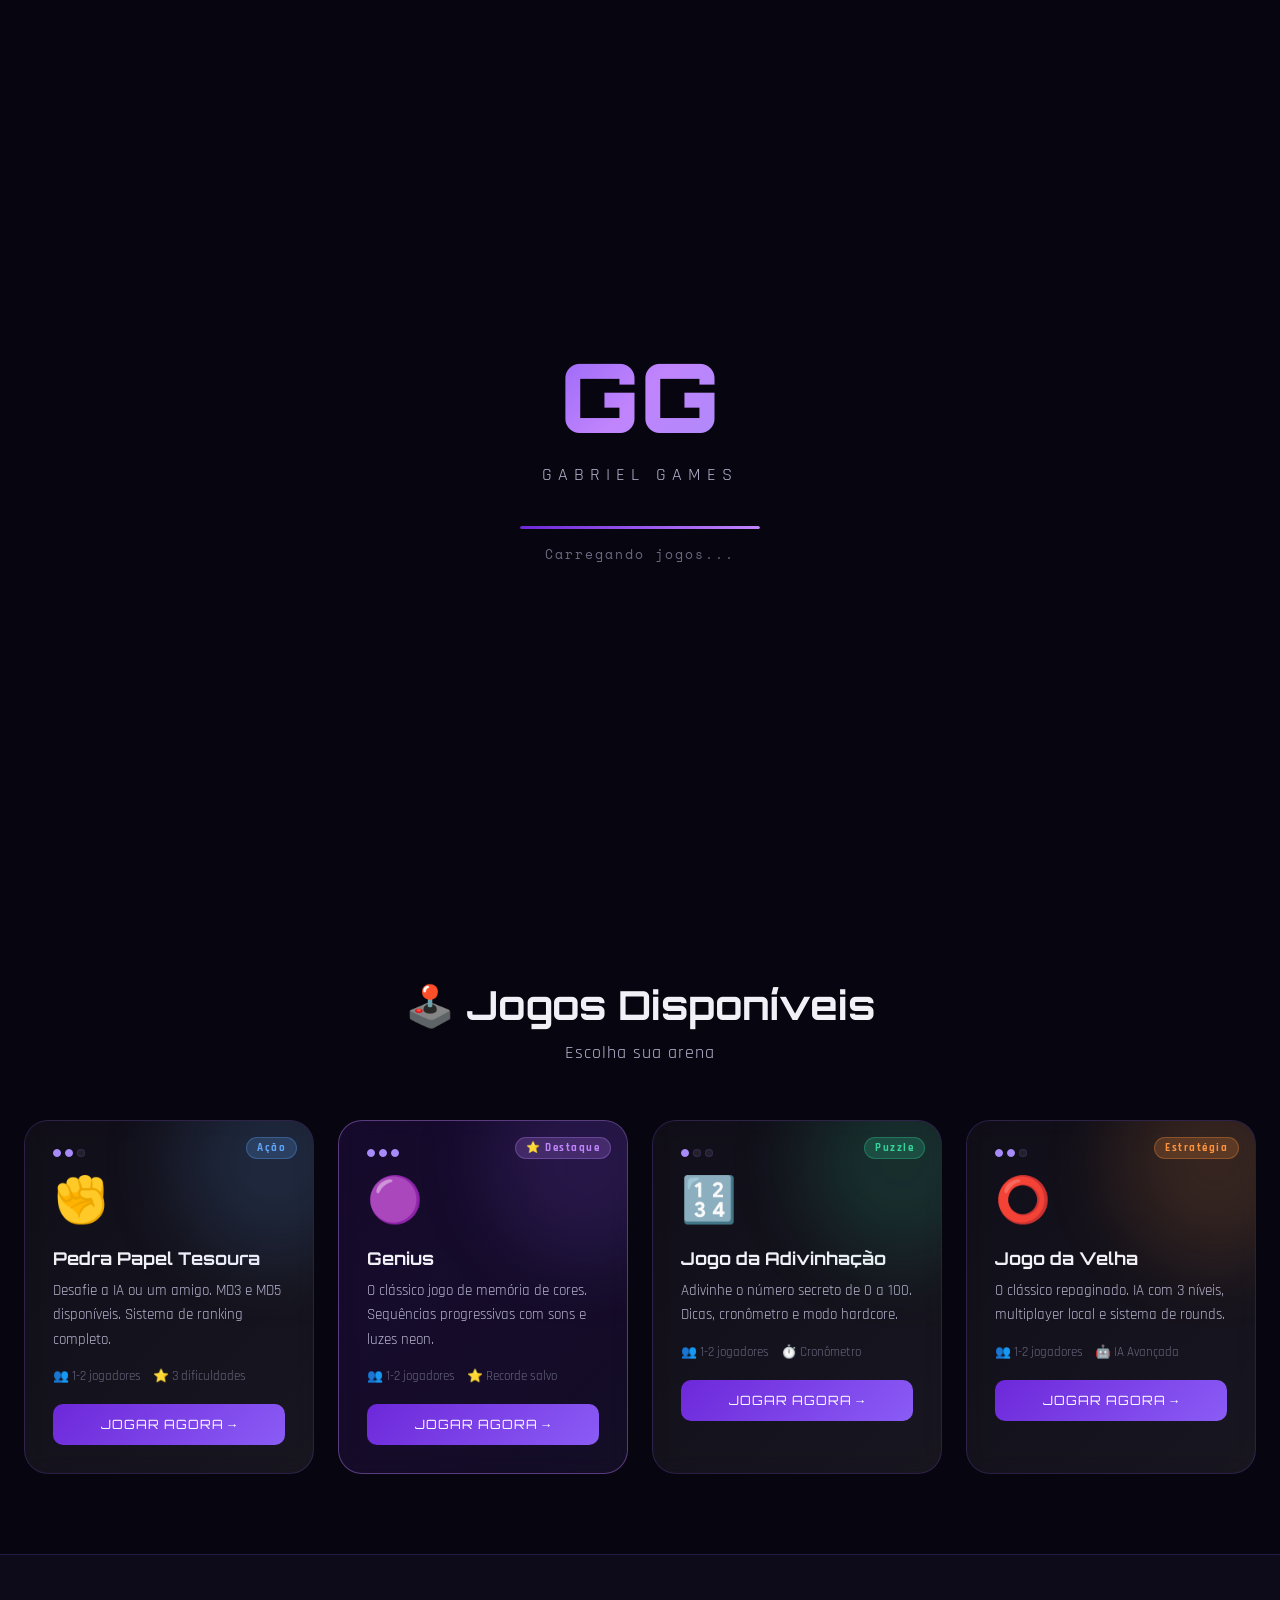
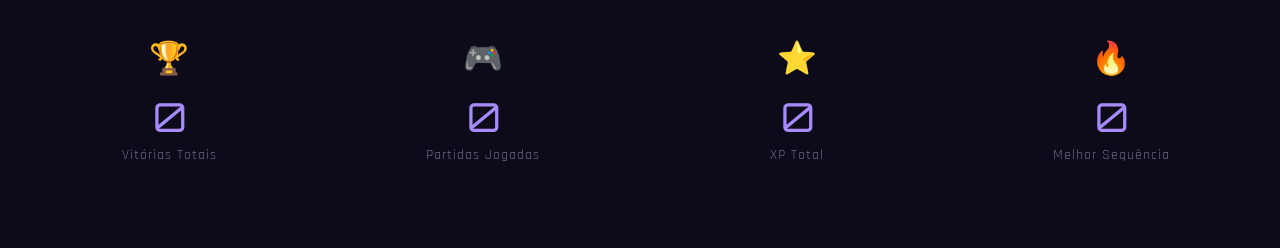
<file: index.html>
<!DOCTYPE html>
<html lang="pt-BR">
<head>
<meta charset="UTF-8">
<meta name="viewport" content="width=device-width, initial-scale=1.0">
<title>GG • Gabriel Games</title>
<link rel="preconnect" href="https://fonts.googleapis.com">
<link rel="preconnect" href="https://fonts.gstatic.com" crossorigin>
<link href="https://fonts.googleapis.com/css2?family=Orbitron:wght@400;600;700;900&family=Rajdhani:wght@300;400;500;600;700&family=Space+Mono:wght@400;700&display=swap" rel="stylesheet">
<style>
/* ===== GG • GABRIEL GAMES — STYLESHEET ===== */
/* Fonts: Orbitron (display), Rajdhani (body), Space Mono (mono) */

:root {
  --bg: #07050f;
  --bg2: #0d0a1a;
  --bg3: #120f22;
  --surface: rgba(255,255,255,0.04);
  --surface2: rgba(255,255,255,0.07);
  --border: rgba(139,92,246,0.2);
  --border-bright: rgba(139,92,246,0.5);
  --purple: #8b5cf6;
  --purple2: #a78bfa;
  --purple3: #6d28d9;
  --neon: #c084fc;
  --neon2: #e879f9;
  --blue: #60a5fa;
  --green: #34d399;
  --orange: #fb923c;
  --red: #f87171;
  --yellow: #fbbf24;
  --text: #f1f0f7;
  --text2: #b8b4d0;
  --text3: #6b6880;
  --radius: 16px;
  --radius-sm: 10px;
  --radius-lg: 24px;
  --shadow: 0 8px 32px rgba(0,0,0,0.4);
  --shadow-neon: 0 0 24px rgba(139,92,246,0.4);
  --glow-purple: 0 0 40px rgba(139,92,246,0.3), 0 0 80px rgba(139,92,246,0.1);
  --glow-blue: 0 0 40px rgba(96,165,250,0.3), 0 0 80px rgba(96,165,250,0.1);
  --glow-green: 0 0 40px rgba(52,211,153,0.3), 0 0 80px rgba(52,211,153,0.1);
  --glow-orange: 0 0 40px rgba(251,146,60,0.3), 0 0 80px rgba(251,146,60,0.1);
  --transition: all 0.3s cubic-bezier(0.4,0,0.2,1);
}

* { margin:0; padding:0; box-sizing:border-box; }

html { scroll-behavior: smooth; }

body {
  font-family: 'Rajdhani', sans-serif;
  background: var(--bg);
  color: var(--text);
  overflow-x: hidden;
  min-height: 100vh;
}

/* ===== SCROLLBAR ===== */
::-webkit-scrollbar { width:6px; }
::-webkit-scrollbar-track { background: var(--bg2); }
::-webkit-scrollbar-thumb { background: var(--purple3); border-radius:3px; }

/* ===== LOADER ===== */
.loader {
  position: fixed; inset: 0; z-index: 9999;
  background: var(--bg);
  display: flex; align-items: center; justify-content: center;
  transition: opacity 0.6s ease, visibility 0.6s ease;
}
.loader.fade-out { opacity:0; visibility:hidden; }
.loader-content { text-align:center; }
.loader-logo {
  font-family: 'Orbitron', monospace;
  font-size: clamp(3rem, 10vw, 6rem);
  font-weight: 900;
  background: linear-gradient(135deg, var(--purple), var(--neon), var(--purple2));
  -webkit-background-clip: text; -webkit-text-fill-color: transparent;
  text-shadow: none;
  animation: pulse-glow 1.5s ease-in-out infinite;
  margin-bottom: 8px;
}
@keyframes pulse-glow {
  0%,100% { filter: drop-shadow(0 0 20px rgba(139,92,246,0.8)); }
  50% { filter: drop-shadow(0 0 40px rgba(192,132,252,1)); }
}
.loader-text {
  font-family: 'Rajdhani', sans-serif;
  font-size: 1.1rem; letter-spacing: 6px;
  color: var(--text2); margin-bottom: 40px;
}
.loader-bar {
  width: 240px; height: 3px;
  background: var(--surface2); border-radius: 2px;
  margin: 0 auto 16px; overflow: hidden;
}
.loader-fill {
  height: 100%; width: 0%;
  background: linear-gradient(90deg, var(--purple3), var(--neon));
  border-radius: 2px;
  animation: load-fill 2.2s ease-in-out forwards;
}
@keyframes load-fill { to { width: 100%; } }
.loader-status {
  font-size: 0.8rem; color: var(--text3); letter-spacing: 2px;
  font-family: 'Space Mono', monospace;
}

/* ===== TOASTS ===== */
#toast-container {
  position: fixed; top: 90px; right: 20px;
  z-index: 5000; display: flex; flex-direction: column; gap: 10px;
}
.toast {
  background: var(--bg3);
  border: 1px solid var(--border-bright);
  border-radius: var(--radius-sm);
  padding: 14px 20px;
  font-size: 0.95rem;
  box-shadow: var(--shadow), var(--shadow-neon);
  animation: toast-in 0.3s ease;
  max-width: 320px;
  backdrop-filter: blur(12px);
}
.toast.success { border-color: var(--green); }
.toast.error { border-color: var(--red); }
.toast.out { animation: toast-out 0.3s ease forwards; }
@keyframes toast-in { from { opacity:0; transform: translateX(40px); } to { opacity:1; transform: translateX(0); } }
@keyframes toast-out { to { opacity:0; transform: translateX(40px); } }

/* ===== MODALS ===== */
.modal-overlay {
  position: fixed; inset: 0; z-index: 4000;
  background: rgba(7,5,15,0.85);
  backdrop-filter: blur(8px);
  display: flex; align-items: center; justify-content: center;
  padding: 20px;
}
.modal-overlay.hidden { display: none; }
.modal-box {
  background: var(--bg3);
  border: 1px solid var(--border-bright);
  border-radius: var(--radius-lg);
  padding: 32px;
  width: 100%; max-width: 480px;
  max-height: 90vh; overflow-y: auto;
  box-shadow: var(--shadow), var(--shadow-neon);
  position: relative;
  animation: modal-in 0.3s cubic-bezier(0.34,1.56,0.64,1);
}
@keyframes modal-in { from { opacity:0; transform: scale(0.9) translateY(20px); } }
.modal-close {
  position: absolute; top: 16px; right: 16px;
  background: var(--surface2); border: none;
  color: var(--text2); width: 32px; height: 32px;
  border-radius: 50%; cursor: pointer; font-size: 0.85rem;
  transition: var(--transition);
}
.modal-close:hover { background: var(--red); color: white; }
.modal-title {
  font-family: 'Orbitron', monospace;
  font-size: 1.2rem; margin-bottom: 24px;
  color: var(--purple2);
}

/* Profile modal specifics */
.profile-avatar-section { display:flex; align-items:center; gap:16px; margin-bottom:20px; }
.avatar-display { font-size: 3rem; width:64px; height:64px; display:flex; align-items:center; justify-content:center; background:var(--surface2); border-radius:50%; border:2px solid var(--border-bright); }
.avatar-picker { display:flex; flex-wrap:wrap; gap:8px; }
.avatar-opt { font-size:1.4rem; cursor:pointer; padding:4px; border-radius:8px; transition:var(--transition); }
.avatar-opt:hover { background:var(--surface2); transform:scale(1.2); }
.profile-field { margin-bottom:16px; }
.profile-field label { display:block; font-size:0.85rem; color:var(--text2); margin-bottom:6px; letter-spacing:1px; }
.profile-field input {
  width:100%; background:var(--surface); border:1px solid var(--border);
  border-radius:var(--radius-sm); padding:12px 16px;
  color:var(--text); font-family:'Rajdhani',sans-serif; font-size:1rem;
  outline:none; transition:var(--transition);
}
.profile-field input:focus { border-color:var(--purple); box-shadow:0 0 0 3px rgba(139,92,246,0.2); }
.xp-section { margin-bottom:20px; }
.xp-label { font-size:0.9rem; color:var(--text2); margin-bottom:8px; }
.xp-bar-wrap { height:6px; background:var(--surface2); border-radius:3px; overflow:hidden; }
.xp-bar-fill { height:100%; background:linear-gradient(90deg,var(--purple3),var(--neon)); border-radius:3px; transition:width 0.5s ease; }
.stats-grid { display:grid; grid-template-columns:repeat(3,1fr); gap:12px; margin-bottom:20px; }
.stat-box { background:var(--surface); border:1px solid var(--border); border-radius:var(--radius-sm); padding:12px; text-align:center; }
.stat-num { font-family:'Orbitron',monospace; font-size:1.5rem; color:var(--purple2); }
.stat-lbl { font-size:0.75rem; color:var(--text3); margin-top:2px; }
.badges-section { margin-bottom:20px; }
.badges-title { font-size:0.85rem; color:var(--text2); letter-spacing:1px; margin-bottom:10px; }
.badges-grid { display:flex; flex-wrap:wrap; gap:8px; }
.badge { background:var(--surface2); border:1px solid var(--border); border-radius:20px; padding:4px 12px; font-size:0.8rem; }
.badge.earned { border-color:var(--yellow); color:var(--yellow); }

/* Settings modal */
.setting-row {
  display:flex; align-items:center; justify-content:space-between;
  padding:14px 0; border-bottom:1px solid var(--border);
  font-size:1rem;
}
.toggle { position:relative; display:inline-block; width:50px; height:26px; }
.toggle input { opacity:0; width:0; height:0; }
.slider { position:absolute; inset:0; background:var(--surface2); border-radius:13px; cursor:pointer; transition:var(--transition); }
.slider:before { position:absolute; content:""; height:20px; width:20px; left:3px; bottom:3px; background:var(--text3); border-radius:50%; transition:var(--transition); }
.toggle input:checked + .slider { background:var(--purple); }
.toggle input:checked + .slider:before { transform:translateX(24px); background:white; }
.volume-section { padding-top:16px; }
.volume-section label { display:block; font-size:0.9rem; color:var(--text2); margin-bottom:10px; }
.volume-section input[type=range] { width:100%; accent-color:var(--purple); }

/* ===== HEADER ===== */
.header {
  position: fixed; top: 0; left: 0; right: 0; z-index: 1000;
  background: rgba(7,5,15,0.8);
  backdrop-filter: blur(20px);
  border-bottom: 1px solid var(--border);
  transition: var(--transition);
}
.header.scrolled { background: rgba(7,5,15,0.95); box-shadow: var(--shadow); }
.header-inner {
  max-width: 1280px; margin: 0 auto;
  padding: 0 24px; height: 70px;
  display: flex; align-items: center; gap: 24px;
}
.logo {
  display: flex; align-items: center; gap: 8px;
  cursor: pointer; text-decoration: none;
  flex-shrink: 0;
}
.logo-gg {
  font-family: 'Orbitron', monospace; font-weight: 900;
  font-size: 1.6rem;
  background: linear-gradient(135deg, var(--purple), var(--neon));
  -webkit-background-clip: text; -webkit-text-fill-color: transparent;
}
.logo-dot { color: var(--purple2); font-size: 1.2rem; }
.logo-name {
  font-family: 'Rajdhani', sans-serif; font-weight: 700;
  font-size: 1.05rem; letter-spacing: 1px; color: var(--text2);
  display: none;
}
@media (min-width: 640px) { .logo-name { display: block; } }
.nav { display:flex; align-items:center; gap:4px; margin-left:auto; }
.nav-link {
  padding: 8px 16px; border-radius: var(--radius-sm);
  color: var(--text2); font-weight: 600; font-size: 0.95rem;
  cursor: pointer; transition: var(--transition); letter-spacing: 0.5px;
  text-decoration: none;
}
.nav-link:hover, .nav-link.active { color: var(--text); background: var(--surface2); }
.nav-link.active { color: var(--purple2); }
@media (max-width: 640px) { .nav { display:none; } }
.header-player {
  display: flex; align-items: center; gap: 10px;
  background: var(--surface); border: 1px solid var(--border);
  border-radius: 40px; padding: 6px 14px 6px 8px;
  cursor: pointer; transition: var(--transition);
  flex-shrink: 0;
}
.header-player:hover { border-color: var(--purple); }
.h-avatar { font-size: 1.3rem; }
.h-info { display: flex; flex-direction: column; }
.h-name { font-size: 0.85rem; font-weight: 700; line-height: 1.2; }
.h-level { font-size: 0.7rem; color: var(--purple2); }
@media (max-width: 480px) { .header-player { display:none; } }
.menu-btn {
  background: none; border: none; color: var(--text);
  font-size: 1.4rem; cursor: pointer; padding: 4px;
  display: none;
}
@media (max-width: 640px) { .menu-btn { display:block; } }
.mobile-nav {
  background: var(--bg2); border-top: 1px solid var(--border);
  padding: 12px 0;
}
.mobile-nav.hidden { display:none; }
.mnav-link {
  display: block; padding: 12px 24px;
  color: var(--text2); cursor: pointer;
  font-size: 1rem; font-weight: 600;
  transition: var(--transition);
}
.mnav-link:hover { color: var(--text); background: var(--surface); }

/* ===== PAGES ===== */
.page { display: none; }
.page.active { display: block; }
#page-hub.active { display: block; }

/* ===== HERO ===== */
.hero {
  position: relative; min-height: 100vh;
  display: flex; align-items: center; justify-content: center;
  overflow: hidden; padding-top: 70px;
}
#particles-canvas {
  position: absolute; inset: 0; width: 100%; height: 100%;
}
.hero::before {
  content: '';
  position: absolute; inset: 0;
  background:
    radial-gradient(ellipse 80% 60% at 50% 0%, rgba(109,40,217,0.25) 0%, transparent 60%),
    radial-gradient(ellipse 50% 40% at 80% 80%, rgba(139,92,246,0.15) 0%, transparent 50%),
    radial-gradient(ellipse 40% 30% at 20% 70%, rgba(96,165,250,0.1) 0%, transparent 50%);
}
.hero-content {
  position: relative; z-index: 2;
  text-align: center; padding: 40px 24px;
  max-width: 900px;
}
.hero-badge {
  display: inline-block;
  background: rgba(139,92,246,0.15);
  border: 1px solid rgba(139,92,246,0.35);
  border-radius: 20px; padding: 6px 20px;
  font-size: 0.85rem; letter-spacing: 2px;
  color: var(--purple2); margin-bottom: 24px;
  backdrop-filter: blur(8px);
}
.hero-title {
  display: flex; flex-direction: column; align-items: center;
  margin-bottom: 20px;
}
.hero-gg {
  font-family: 'Orbitron', monospace; font-weight: 900;
  font-size: clamp(4rem, 15vw, 10rem); line-height: 0.9;
  background: linear-gradient(135deg, #6d28d9, #8b5cf6, #c084fc, #e879f9);
  -webkit-background-clip: text; -webkit-text-fill-color: transparent;
  filter: drop-shadow(0 0 40px rgba(139,92,246,0.5));
  animation: float-hero 4s ease-in-out infinite;
}
@keyframes float-hero {
  0%,100% { transform: translateY(0); }
  50% { transform: translateY(-8px); }
}
.hero-sub {
  font-family: 'Rajdhani', sans-serif; font-weight: 700;
  font-size: clamp(0.9rem, 3vw, 1.5rem);
  letter-spacing: 8px; color: var(--text2);
  margin-top: 8px;
}
.hero-desc {
  font-size: clamp(1rem, 2.5vw, 1.25rem);
  color: var(--text2); margin-bottom: 40px;
  letter-spacing: 1px;
}
.hero-stats {
  display: flex; align-items: center; justify-content: center;
  gap: 0; background: var(--surface);
  border: 1px solid var(--border); border-radius: 60px;
  padding: 16px 32px; backdrop-filter: blur(12px);
  display: inline-flex;
}
.hs { text-align: center; padding: 0 24px; }
.hs span { display: block; font-family: 'Orbitron', monospace; font-size: 1.8rem; font-weight: 700; color: var(--purple2); }
.hs small { font-size: 0.75rem; color: var(--text3); letter-spacing: 1px; }
.hs-div { width: 1px; height: 40px; background: var(--border); }
.hero-scroll {
  position: absolute; bottom: 30px; left: 50%; transform: translateX(-50%);
  color: var(--text3); font-size: 1.2rem; z-index: 2;
  animation: bounce 2s ease-in-out infinite;
}
@keyframes bounce { 0%,100%{transform:translateX(-50%) translateY(0)} 50%{transform:translateX(-50%) translateY(8px)} }

/* ===== GAMES SECTION ===== */
.games-section {
  max-width: 1280px; margin: 0 auto;
  padding: 80px 24px;
}
.section-header { text-align: center; margin-bottom: 56px; }
.section-title {
  font-family: 'Orbitron', monospace; font-size: clamp(1.5rem, 4vw, 2.5rem);
  margin-bottom: 12px;
}
.section-sub { color: var(--text2); font-size: 1.1rem; letter-spacing: 1px; }
.games-grid {
  display: grid;
  grid-template-columns: repeat(auto-fit, minmax(280px, 1fr));
  gap: 24px;
}
.game-card {
  position: relative; overflow: hidden;
  background: linear-gradient(135deg, var(--surface) 0%, var(--surface2) 100%);
  border: 1px solid var(--border);
  border-radius: var(--radius-lg);
  padding: 28px;
  cursor: pointer;
  transition: var(--transition);
  backdrop-filter: blur(12px);
}
.game-card:hover {
  transform: translateY(-6px);
  border-color: var(--border-bright);
  box-shadow: var(--shadow), var(--shadow-neon);
}
.game-card.featured {
  border-color: rgba(192,132,252,0.4);
  background: linear-gradient(135deg, rgba(109,40,217,0.15), rgba(139,92,246,0.1));
}
.card-glow {
  position: absolute; top: -60px; right: -60px;
  width: 200px; height: 200px; border-radius: 50%;
  opacity: 0.15; filter: blur(40px);
  transition: var(--transition);
}
.game-card:hover .card-glow { opacity: 0.3; }
.glow-purple { background: var(--purple); }
.glow-blue { background: var(--blue); }
.glow-green { background: var(--green); }
.glow-orange { background: var(--orange); }
.card-tag {
  position: absolute; top: 16px; right: 16px;
  font-size: 0.7rem; letter-spacing: 1.5px; font-weight: 700;
  padding: 3px 10px; border-radius: 20px;
}
.tag-action { background: rgba(96,165,250,0.2); color: var(--blue); border: 1px solid rgba(96,165,250,0.3); }
.tag-featured { background: rgba(192,132,252,0.2); color: var(--neon); border: 1px solid rgba(192,132,252,0.3); }
.tag-puzzle { background: rgba(52,211,153,0.2); color: var(--green); border: 1px solid rgba(52,211,153,0.3); }
.tag-strategy { background: rgba(251,146,60,0.2); color: var(--orange); border: 1px solid rgba(251,146,60,0.3); }
.card-difficulty {
  display: flex; gap: 4px; margin-bottom: 16px;
}
.diff-dot { width: 8px; height: 8px; border-radius: 50%; background: var(--surface2); border: 1px solid var(--border); }
.diff-dot.active { background: var(--purple2); border-color: var(--purple2); }
.card-icon { font-size: 2.8rem; margin-bottom: 16px; display: block; }
.card-body h3 {
  font-family: 'Orbitron', monospace; font-size: 1.1rem;
  margin-bottom: 10px; color: var(--text);
}
.card-body p { color: var(--text2); font-size: 0.95rem; line-height: 1.6; margin-bottom: 16px; }
.card-meta { display: flex; gap: 12px; flex-wrap: wrap; margin-bottom: 20px; }
.card-meta span { font-size: 0.8rem; color: var(--text3); }
.card-btn {
  width: 100%; background: linear-gradient(135deg, var(--purple3), var(--purple));
  color: white; border: none; border-radius: var(--radius-sm);
  padding: 12px; font-family: 'Orbitron', monospace; font-size: 0.8rem;
  letter-spacing: 1px; cursor: pointer; transition: var(--transition);
}
.card-btn:hover { background: linear-gradient(135deg, var(--purple), var(--neon)); transform: scale(1.02); }

/* ===== QUICK STATS ===== */
.quick-stats-section {
  background: var(--bg2); border-top: 1px solid var(--border);
  padding: 60px 24px;
  display: grid; grid-template-columns: repeat(auto-fit, minmax(180px, 1fr));
  gap: 24px; max-width: 1280px; margin: 0 auto;
}
.qs-card { text-align: center; padding: 24px; }
.qs-icon { font-size: 2rem; margin-bottom: 12px; }
.qs-val { font-family: 'Orbitron', monospace; font-size: 2.5rem; color: var(--purple2); margin-bottom: 4px; }
.qs-lbl { color: var(--text3); font-size: 0.85rem; letter-spacing: 1px; }

/* ===== RANKING PAGE ===== */
.page-inner { max-width: 900px; margin: 0 auto; padding: 100px 24px 60px; }
.page-header { text-align: center; margin-bottom: 40px; }
.page-header h2 { font-family: 'Orbitron', monospace; font-size: clamp(1.5rem, 4vw, 2rem); margin-bottom: 8px; }
.page-header p { color: var(--text2); }
.ranking-tabs { display: flex; gap: 8px; flex-wrap: wrap; margin-bottom: 32px; }
.rtab {
  flex: 1; min-width: 100px;
  background: var(--surface); border: 1px solid var(--border);
  color: var(--text2); border-radius: var(--radius-sm);
  padding: 10px; font-family: 'Rajdhani', sans-serif; font-size: 0.9rem;
  font-weight: 600; cursor: pointer; transition: var(--transition);
}
.rtab:hover { border-color: var(--purple); color: var(--text); }
.rtab.active { background: linear-gradient(135deg, var(--purple3), var(--purple)); border-color: var(--purple); color: white; }
.ranking-list { display: flex; flex-direction: column; gap: 12px; }
.rank-entry {
  display: flex; align-items: center; gap: 16px;
  background: var(--surface); border: 1px solid var(--border);
  border-radius: var(--radius-sm); padding: 16px 20px;
  transition: var(--transition);
}
.rank-entry:hover { border-color: var(--border-bright); }
.rank-num { font-family: 'Orbitron', monospace; font-size: 1.2rem; color: var(--text3); width: 32px; }
.rank-num.gold { color: var(--yellow); }
.rank-num.silver { color: #94a3b8; }
.rank-num.bronze { color: var(--orange); }
.rank-name { flex: 1; font-weight: 600; }
.rank-score { font-family: 'Orbitron', monospace; color: var(--purple2); }
.rank-empty { text-align: center; padding: 60px; color: var(--text3); font-size: 1.1rem; }

/* ===== GAME PAGES ===== */
.game-header {
  background: var(--bg2); border-bottom: 1px solid var(--border);
  padding: 16px 24px; padding-top: 86px;
  display: flex; align-items: center; gap: 16px; flex-wrap: wrap;
}
.game-header h2 { font-family: 'Orbitron', monospace; font-size: 1.2rem; flex: 1; }
.back-btn {
  background: var(--surface); border: 1px solid var(--border);
  color: var(--text2); border-radius: var(--radius-sm);
  padding: 8px 16px; cursor: pointer; font-size: 0.9rem;
  transition: var(--transition); white-space: nowrap;
}
.back-btn:hover { border-color: var(--purple); color: var(--text); }
.game-mode-btns { display: flex; gap: 8px; }
.gmode-btn {
  background: var(--surface); border: 1px solid var(--border);
  color: var(--text2); border-radius: var(--radius-sm);
  padding: 8px 16px; cursor: pointer; font-size: 0.85rem;
  font-weight: 600; transition: var(--transition);
}
.gmode-btn.active { background: linear-gradient(135deg,var(--purple3),var(--purple)); border-color:var(--purple); color:white; }
.game-body {
  max-width: 900px; margin: 0 auto;
  padding: 40px 24px 60px;
}

/* ===== BUTTONS ===== */
.btn-primary {
  width: 100%; background: linear-gradient(135deg, var(--purple3), var(--purple));
  color: white; border: none; border-radius: var(--radius-sm);
  padding: 14px; font-family: 'Orbitron', monospace; font-size: 0.85rem;
  letter-spacing: 1px; cursor: pointer; transition: var(--transition);
}
.btn-primary:hover { filter: brightness(1.15); transform: translateY(-1px); }
.btn-secondary {
  background: var(--surface); border: 1px solid var(--border);
  color: var(--text2); border-radius: var(--radius-sm);
  padding: 12px 24px; font-family: 'Rajdhani', sans-serif; font-size: 0.95rem;
  font-weight: 600; cursor: pointer; transition: var(--transition);
}
.btn-secondary:hover { border-color: var(--purple); color: var(--text); }
.btn-secondary.active {
  background: var(--purple3);
  border-color: var(--purple);
  color: white;
}
.btn-danger {
  background: rgba(248,113,113,0.15); border: 1px solid rgba(248,113,113,0.4);
  color: var(--red); border-radius: var(--radius-sm);
  padding: 12px 24px; font-family: 'Rajdhani', sans-serif; font-size: 0.95rem;
  font-weight: 600; cursor: pointer; transition: var(--transition);
}
.btn-danger:hover { background: rgba(248,113,113,0.25); }

/* ===== SCORE PANEL ===== */
.score-panel {
  display: grid; grid-template-columns: repeat(auto-fit, minmax(120px, 1fr));
  gap: 12px; margin-bottom: 28px;
}
.score-box {
  background: var(--surface); border: 1px solid var(--border);
  border-radius: var(--radius-sm); padding: 16px; text-align: center;
}
.score-box.active { border-color: var(--purple); background: rgba(139,92,246,0.1); }
.sb-label { font-size: 0.75rem; color: var(--text3); letter-spacing: 1px; margin-bottom: 4px; }
.sb-value { font-family: 'Orbitron', monospace; font-size: 1.5rem; color: var(--purple2); }

/* ===== DIFFICULTY SELECT ===== */
.diff-select { display: flex; gap: 8px; margin-bottom: 24px; flex-wrap: wrap; }
.diff-btn {
  flex: 1; min-width: 80px;
  background: var(--surface); border: 1px solid var(--border);
  color: var(--text2); border-radius: var(--radius-sm);
  padding: 10px; font-size: 0.85rem; font-weight: 600;
  cursor: pointer; transition: var(--transition); text-align: center;
}
.diff-btn:hover { border-color: var(--purple); color: var(--text); }
.diff-btn.active { background: linear-gradient(135deg,var(--purple3),var(--purple)); border-color:var(--purple); color:white; }

/* ===== RPS GAME ===== */
.rps-arena {
  display: grid; grid-template-columns: 1fr auto 1fr;
  gap: 24px; align-items: center; margin-bottom: 32px;
}
.rps-player-side, .rps-ai-side { text-align: center; }
.rps-player-label {
  font-size: 0.8rem; color: var(--text3); letter-spacing: 2px;
  margin-bottom: 16px; font-family: 'Space Mono', monospace;
}
.rps-choice-display {
  font-size: 5rem; min-height: 100px;
  display: flex; align-items: center; justify-content: center;
  background: var(--surface); border: 1px solid var(--border);
  border-radius: var(--radius-lg); padding: 20px;
  transition: var(--transition);
}
.rps-choice-display.win { border-color: var(--green); box-shadow: 0 0 20px rgba(52,211,153,0.3); }
.rps-choice-display.lose { border-color: var(--red); box-shadow: 0 0 20px rgba(248,113,113,0.3); }
.rps-choice-display.draw { border-color: var(--yellow); box-shadow: 0 0 20px rgba(251,191,36,0.3); }
.rps-vs {
  font-family: 'Orbitron', monospace; font-size: 1.5rem; color: var(--text3);
}
.rps-choices { display: flex; gap: 12px; justify-content: center; margin-bottom: 24px; }
.rps-btn {
  flex: 1; max-width: 120px;
  background: var(--surface); border: 2px solid var(--border);
  border-radius: var(--radius); padding: 20px 10px;
  cursor: pointer; transition: var(--transition); text-align: center;
}
.rps-btn:hover { border-color: var(--purple); transform: translateY(-4px); box-shadow: var(--shadow-neon); }
.rps-btn .choice-icon { font-size: 2.5rem; display: block; margin-bottom: 6px; }
.rps-btn .choice-name { font-size: 0.75rem; color: var(--text2); font-weight: 600; letter-spacing: 1px; }
.rps-result {
  text-align: center; padding: 20px;
  background: var(--surface); border: 1px solid var(--border);
  border-radius: var(--radius); margin-bottom: 24px;
  font-size: 1.3rem; font-weight: 700;
}
.rps-result.win { border-color: var(--green); color: var(--green); }
.rps-result.lose { border-color: var(--red); color: var(--red); }
.rps-result.draw { border-color: var(--yellow); color: var(--yellow); }
.series-indicator { display:flex; gap:8px; justify-content:center; margin-bottom:24px; flex-wrap:wrap; }
.series-dot { width:16px; height:16px; border-radius:50%; background:var(--surface2); border:1px solid var(--border); }
.series-dot.win { background:var(--green); border-color:var(--green); }
.series-dot.lose { background:var(--red); border-color:var(--red); }
.series-dot.draw { background:var(--yellow); border-color:var(--yellow); }
.rps-history { max-height: 200px; overflow-y: auto; }
.history-row {
  display:flex; gap:12px; align-items:center;
  padding:8px 12px; border-bottom:1px solid var(--border);
  font-size:0.85rem;
}

/* ===== GENIUS GAME ===== */
.genius-container { display:flex; flex-direction:column; align-items:center; gap:32px; }
.genius-hud {
  display:flex; gap:24px; align-items:center; flex-wrap:wrap; justify-content:center;
}
.genius-stat { text-align:center; }
.genius-stat-val { font-family:'Orbitron',monospace; font-size:2rem; color:var(--purple2); }
.genius-stat-lbl { font-size:0.75rem; color:var(--text3); letter-spacing:1px; }
.genius-board {
  position: relative;
  width: 420px;
  height: 420px;
  border-radius: 50%;

  background:
    radial-gradient(circle at top left,
      rgba(255,255,255,0.12),
      rgba(0,0,0,0) 30%),
    radial-gradient(circle at bottom,
      #1e1e1e,
      #0b0b0f 70%);

  box-shadow:
    inset -12px -12px 20px rgba(0,0,0,0.8),
    inset 10px 10px 20px rgba(255,255,255,0.03),
    0 0 25px rgba(132, 0, 255, 0.35),
    0 25px 60px rgba(0,0,0,0.8);

  display: grid;
  grid-template-columns: 1fr 1fr;
  grid-template-rows: 1fr 1fr;

  overflow: hidden;

  border: 14px solid #111;

  transform: perspective(1200px) rotateX(8deg);
}

/* REFLEXO GERAL */
.genius-board::before {
  content: "";
  position: absolute;
  inset: 0;
  border-radius: 50%;

  background:
    linear-gradient(
      135deg,
      rgba(255,255,255,0.15),
      rgba(255,255,255,0.02) 30%,
      rgba(255,255,255,0) 50%
    );

  pointer-events: none;
  z-index: 20;
}

/* SOMBRA EXTERNA */
.genius-board::after {
  content: "";
  position: absolute;
  inset: -12px;
  border-radius: 50%;
  z-index: -1;

  background:
    radial-gradient(circle,
      rgba(140,0,255,0.3),
      transparent 70%);

  filter: blur(20px);
}

/* QUADRANTES */
.genius-pad {
  position: relative;
  cursor: pointer;
  transition:
    transform 0.15s ease,
    filter 0.2s ease,
    box-shadow 0.2s ease;

  overflow: hidden;
}

.genius-pad:hover {
  transform: scale(1.02);
}

.genius-pad:active {
  transform: scale(0.98);
}

/* REFLEXO INTERNO */
.genius-pad::before {
  content: "";
  position: absolute;
  inset: 0;

  background:
    linear-gradient(
      135deg,
      rgba(255,255,255,0.28),
      rgba(255,255,255,0.02) 40%,
      transparent 60%
    );

  pointer-events: none;
}

/* SOMBRA INTERNA */
.genius-pad::after {
  content: "";
  position: absolute;
  inset: 0;

  box-shadow:
    inset 0 -14px 18px rgba(0,0,0,0.35),
    inset 0 10px 12px rgba(255,255,255,0.08);

  pointer-events: none;
}

/* VERDE */
.genius-green {
  background:
    radial-gradient(circle at top left,
      #42ff93,
      #15773a 70%);

  border-right: 8px solid #111;
  border-bottom: 8px solid #111;
}

/* VERMELHO */
.genius-red {
  background:
    radial-gradient(circle at top left,
      #ff5b5b,
      #7c1212 70%);

  border-left: 8px solid #111;
  border-bottom: 8px solid #111;
}

/* AMARELO */
.genius-yellow {
  background:
    radial-gradient(circle at top left,
      #ffe95c,
      #7d6d0f 70%);

  border-right: 8px solid #111;
  border-top: 8px solid #111;
}

/* AZUL */
.genius-blue {
  background:
    radial-gradient(circle at top left,
      #5ea7ff,
      #123d7f 70%);

  border-left: 8px solid #111;
  border-top: 8px solid #111;
}

/* FORMATO CORRETO */
.genius-green {
  border-top-left-radius: 100%;
}

.genius-red {
  border-top-right-radius: 100%;
}

.genius-yellow {
  border-bottom-left-radius: 100%;
}

.genius-blue {
  border-bottom-right-radius: 100%;
}

/* ESTADO ACESO */
.genius-pad.active {
  filter: brightness(1.5);

  box-shadow:
    0 0 35px rgba(255,255,255,0.45),
    0 0 60px currentColor,
    inset 0 0 30px rgba(255,255,255,0.3);

  z-index: 5;
}

/* MODO PRETO E BRANCO */
.genius-board.monochrome .genius-green,
.genius-board.monochrome .genius-red,
.genius-board.monochrome .genius-yellow,
.genius-board.monochrome .genius-blue {

  background:
    radial-gradient(circle at top left,
      #f5f5f5,
      #5a5a5a 70%) !important;

  filter: grayscale(100%);

  transition:
    background 0.2s ease,
    filter 0.2s ease,
    box-shadow 0.2s ease,
    transform 0.15s ease;
}

/* QUADRANTES DESLIGADOS */
.genius-board.monochrome .genius-pad {
  opacity: 0.85;

  box-shadow:
    inset 0 -12px 18px rgba(0,0,0,0.45),
    inset 0 8px 10px rgba(255,255,255,0.08);
}

/* QUADRANTE ACESO */
.genius-board.monochrome .genius-pad.active {

  background:
    radial-gradient(circle at center,
      #ffffff,
      #d9d9d9 45%,
      #7a7a7a 100%) !important;

  filter: brightness(1.6);

  box-shadow:
    0 0 18px rgba(255,255,255,0.9),
    0 0 40px rgba(255,255,255,0.7),
    0 0 70px rgba(255,255,255,0.45),
    inset 0 0 25px rgba(255,255,255,0.5);

  z-index: 5;
}

/* CENTRO MONOCROMÁTICO */
.genius-board.monochrome .genius-center {

  background:
    radial-gradient(circle at top,
      #2e2e2e,
      #090909 75%);

  border-color: #2a2a2a;

  box-shadow:
    inset 0 6px 10px rgba(255,255,255,0.04),
    inset 0 -10px 18px rgba(0,0,0,0.9),
    0 0 18px rgba(255,255,255,0.08),
    0 10px 25px rgba(0,0,0,0.8);
}

/* TEXOS */
.genius-board.monochrome .genius-center h2 {
  color: #f5f5f5;

  text-shadow:
    0 0 10px rgba(255,255,255,0.25);
}

.genius-board.monochrome .genius-center span {
  color: #bdbdbd;
}

/* BORDA EXTERNA */
.genius-board.monochrome {

  border-color: #181818;

  box-shadow:
    inset -12px -12px 20px rgba(0,0,0,0.9),
    inset 10px 10px 20px rgba(255,255,255,0.02),
    0 0 25px rgba(255,255,255,0.06),
    0 25px 60px rgba(0,0,0,0.85);
}

/* GLOW BRANCO */
.genius-board.monochrome::after {

  background:
    radial-gradient(circle,
      rgba(255,255,255,0.12),
      transparent 70%);

  filter: blur(24px);
}

/* CENTRO */
.genius-center {
  position: absolute;
  width: 130px;
  height: 130px;

  border-radius: 50%;

  background:
    radial-gradient(circle at top,
      #24242b,
      #09090d 70%);

  border: 8px solid #111;

  top: 50%;
  left: 50%;

  transform: translate(-50%, -50%);

  z-index: 30;

  display: flex;
  align-items: center;
  justify-content: center;
  flex-direction: column;

  box-shadow:
    inset 0 8px 12px rgba(255,255,255,0.05),
    inset 0 -10px 20px rgba(0,0,0,0.8),
    0 0 20px rgba(132,0,255,0.35),
    0 10px 30px rgba(0,0,0,0.7);
}

.genius-center h2 {
  color: white;
  font-size: 20px;
  font-weight: 800;
  letter-spacing: 3px;
  margin: 0;

  text-shadow:
    0 0 10px rgba(132,0,255,0.7);
}

.genius-center span {
  color: #a855f7;
  font-size: 11px;
  margin-top: 4px;
  opacity: 0.8;
}

/* BOTÕES */
.genius-controls {
  display: flex;
  gap: 16px;
  flex-wrap: wrap;
  justify-content: center;
}

.genius-btn {
  border: none;
  padding: 16px 34px;
  border-radius: 18px;

  background:
    linear-gradient(135deg,
      #6d28d9,
      #9f67ff);

  color: white;
  font-weight: 700;
  font-size: 16px;

  cursor: pointer;

  transition: 0.2s ease;

  box-shadow:
    0 10px 30px rgba(132,0,255,0.35);
}

.genius-btn:hover {
  transform: translateY(-2px) scale(1.03);

  box-shadow:
    0 15px 35px rgba(132,0,255,0.55);
}

/* TEXTO */
.genius-status {
  color: white;
  font-size: 22px;
  font-weight: 700;
  text-align: center;

  text-shadow:
    0 0 12px rgba(168,85,247,0.5);
}

/* SHAKE */
.genius-board.error {
  animation: geniusShake 0.4s ease;
}

@keyframes geniusShake {
  0% { transform: translateX(0) rotateX(8deg); }
  20% { transform: translateX(-10px) rotateX(8deg); }
  40% { transform: translateX(10px) rotateX(8deg); }
  60% { transform: translateX(-8px) rotateX(8deg); }
  80% { transform: translateX(8px) rotateX(8deg); }
  100% { transform: translateX(0) rotateX(8deg); }
}

/* RESPONSIVO */
@media (max-width: 600px) {
  .genius-board {
    width: 320px;
    height: 320px;
    border-width: 10px;
  }

  .genius-center {
    width: 100px;
    height: 100px;
  }

  .genius-center h2 {
    font-size: 16px;
  }

  .genius-status {
    font-size: 18px;
  }
}

/* ===== GUESS GAME ===== */
.guess-container { max-width:600px; margin:0 auto; }
.guess-input-row {
  display:flex; gap:12px; margin-bottom:24px;
}
.guess-input {
  flex:1; background:var(--surface); border:1px solid var(--border);
  border-radius:var(--radius-sm); padding:14px 20px;
  color:var(--text); font-family:'Space Mono',monospace; font-size:1.5rem;
  text-align:center; outline:none; transition:var(--transition);
}
.guess-input:focus { border-color:var(--purple); box-shadow:0 0 0 3px rgba(139,92,246,0.2); }
.guess-hint {
  text-align:center; padding:24px;
  background:var(--surface); border:1px solid var(--border);
  border-radius:var(--radius); margin-bottom:24px;
  font-size:1.5rem; font-weight:700; min-height:80px;
  display:flex; align-items:center; justify-content:center;
  transition:var(--transition);
}
.guess-hint.higher { border-color:var(--green); color:var(--green); }
.guess-hint.lower { border-color:var(--orange); color:var(--orange); }
.guess-hint.correct { border-color:var(--purple); color:var(--purple2); }
.guess-attempts { display:flex; gap:6px; flex-wrap:wrap; justify-content:center; margin-bottom:24px; }
.attempt-pip { width:12px; height:12px; border-radius:50%; background:var(--surface2); border:1px solid var(--border); }
.attempt-pip.used { background:var(--purple); border-color:var(--purple); }
.attempt-pip.wrong { background:var(--red); border-color:var(--red); }
.attempt-pip.right { background:var(--green); border-color:var(--green); }
.guess-history { max-height:220px; overflow-y:auto; }
.guess-hist-row {
  display:flex; gap:16px; padding:8px 16px;
  border-bottom:1px solid var(--border); font-size:0.9rem;
}
.timer-display {
  font-family:'Space Mono',monospace; font-size:2rem;
  text-align:center; color:var(--yellow); margin-bottom:16px;
}
.number-range {
  background:var(--surface); border:1px solid var(--border);
  border-radius:var(--radius); padding:16px;
  margin-bottom:24px;
}
.range-bar { height:8px; background:var(--surface2); border-radius:4px; margin-top:12px; position:relative; }
.range-fill { position:absolute; height:100%; background:linear-gradient(90deg,var(--purple3),var(--neon)); border-radius:4px; transition:width 0.3s ease; }
.range-marker { position:absolute; top:-4px; width:16px; height:16px; border-radius:50%; background:var(--yellow); transform:translateX(-50%); transition:left 0.3s ease; }

/* ===== TTT GAME ===== */
.ttt-container { max-width:500px; margin:0 auto; }
.ttt-turn {
  text-align:center; font-size:1.2rem; font-weight:700;
  margin-bottom:20px; padding:16px;
  background:var(--surface); border:1px solid var(--border);
  border-radius:var(--radius-sm);
}
.ttt-grid {
  display:grid; grid-template-columns:repeat(3,1fr);
  gap:10px; margin-bottom:28px;
}
.ttt-cell {
  aspect-ratio:1; background:var(--surface);
  border:1px solid var(--border); border-radius:var(--radius-sm);
  cursor:pointer; font-size:clamp(2rem,8vw,4rem);
  display:flex; align-items:center; justify-content:center;
  transition:var(--transition); user-select:none;
}
.ttt-cell:hover:not(.taken) { border-color:var(--purple); background:rgba(139,92,246,0.1); }
.ttt-cell.taken { cursor:default; }
.ttt-cell.x { color:var(--blue); }
.ttt-cell.o { color:var(--neon); }
.ttt-cell.winner { border-color:var(--green) !important; background:rgba(52,211,153,0.15) !important; animation:win-pulse 0.5s ease; }
@keyframes win-pulse { 0%{transform:scale(1)} 50%{transform:scale(1.08)} 100%{transform:scale(1)} }
.ttt-result {
  text-align:center; padding:20px;
  font-size:1.3rem; font-weight:700;
  background:var(--surface); border:1px solid var(--border);
  border-radius:var(--radius); margin-bottom:24px; min-height:68px;
  display:flex; align-items:center; justify-content:center;
}
.ttt-result.win-x { border-color:var(--blue); color:var(--blue); }
.ttt-result.win-o { border-color:var(--neon); color:var(--neon); }
.ttt-result.draw-r { border-color:var(--yellow); color:var(--yellow); }
.rounds-display { display:flex; gap:12px; justify-content:center; margin-bottom:24px; flex-wrap:wrap; }
.round-dot { padding:6px 14px; border-radius:20px; font-size:0.8rem; font-weight:700; }
.round-dot.x-win { background:rgba(96,165,250,0.2); color:var(--blue); border:1px solid rgba(96,165,250,0.4); }
.round-dot.o-win { background:rgba(232,121,249,0.2); color:var(--neon); border:1px solid rgba(232,121,249,0.4); }
.round-dot.draw-r { background:rgba(251,191,36,0.1); color:var(--yellow); border:1px solid rgba(251,191,36,0.3); }
.ttt-thinking { text-align:center; color:var(--text3); font-size:0.85rem; letter-spacing:2px; height:20px; }

/* ===== HISTORY SECTION ===== */
.history-section {
  background:var(--surface); border:1px solid var(--border);
  border-radius:var(--radius); padding:20px; margin-top:24px;
}
.history-title { font-family:'Orbitron',monospace; font-size:0.85rem; color:var(--text2); letter-spacing:2px; margin-bottom:16px; }
.history-empty { color:var(--text3); font-size:0.9rem; text-align:center; padding:20px; }

/* ===== XP BAR (in game) ===== */
.xp-inline {
  background:var(--surface); border:1px solid var(--border);
  border-radius:var(--radius-sm); padding:12px 16px;
  margin-bottom:24px; display:flex; align-items:center; gap:12px;
}
.xp-inline-bar { flex:1; height:6px; background:var(--surface2); border-radius:3px; overflow:hidden; }
.xp-inline-fill { height:100%; background:linear-gradient(90deg,var(--purple3),var(--neon)); border-radius:3px; transition:width 0.5s ease; }
.xp-inline-label { font-size:0.8rem; color:var(--text3); white-space:nowrap; }

/* ===== ANIMATIONS ===== */
.fade-in { animation: fadeIn 0.4s ease; }
@keyframes fadeIn { from{opacity:0;transform:translateY(16px)} to{opacity:1;transform:translateY(0)} }
.shake { animation: shake 0.4s ease; }
@keyframes shake { 0%,100%{transform:translateX(0)} 25%{transform:translateX(-8px)} 75%{transform:translateX(8px)} }
.pop { animation: pop 0.3s cubic-bezier(0.34,1.56,0.64,1); }
@keyframes pop { from{transform:scale(0.8)} to{transform:scale(1)} }

/* ===== RESPONSIVENESS ===== */
@media (max-width:768px) {
  .rps-arena { grid-template-columns:1fr 1fr; }
  .rps-vs { display:none; }
}
@media (max-width:480px) {
  .hero-stats { padding:12px 20px; }
  .hs { padding:0 16px; }
  .game-header { padding:12px 16px; padding-top:82px; gap:10px; }
  .game-header h2 { font-size:1rem; }
  .rps-choice-display { font-size:3.5rem; padding:14px; }
}
@media (max-width: 600px) {
  .genius-board {
    width: 320px;
    height: 320px;
    border-width: 10px;
  }

  .genius-center {
    width: 100px;
    height: 100px;
  }

  .genius-center h2 {
    font-size: 16px;
  }

  .genius-status {
    font-size: 18px;
  }
}

/* ===== SECTION-LEVEL LAYOUT ===== */
.quick-stats-section { border-top:1px solid var(--border); border-bottom:1px solid var(--border); }
.game-options-row { display:flex; gap:12px; margin-bottom:24px; flex-wrap:wrap; align-items:center; }
.label-sm { font-size:0.8rem; color:var(--text3); letter-spacing:1px; margin-bottom:6px; font-family:'Space Mono',monospace; }
.sep { height:1px; background:var(--border); margin:24px 0; }

</style>
</head>
<body>

<!-- LOADING SCREEN -->
<div id="loader" class="loader">
  <div class="loader-content">
    <div class="loader-logo">GG</div>
    <div class="loader-text">GABRIEL GAMES</div>
    <div class="loader-bar"><div class="loader-fill"></div></div>
    <div class="loader-status">Inicializando sistema...</div>
  </div>
</div>

<!-- TOAST CONTAINER -->
<div id="toast-container"></div>

<!-- PLAYER PROFILE MODAL -->
<div id="profile-modal" class="modal-overlay hidden">
  <div class="modal-box">
    <button class="modal-close" onclick="closeModal('profile-modal')">✕</button>
    <h2 class="modal-title">👤 Perfil do Jogador</h2>
    <div class="profile-avatar-section">
      <div class="avatar-display" id="avatar-display">🎮</div>
      <div class="avatar-picker">
        <span class="avatar-opt" onclick="selectAvatar('🎮')">🎮</span>
        <span class="avatar-opt" onclick="selectAvatar('🏆')">🏆</span>
        <span class="avatar-opt" onclick="selectAvatar('⚔️')">⚔️</span>
        <span class="avatar-opt" onclick="selectAvatar('🌟')">🌟</span>
        <span class="avatar-opt" onclick="selectAvatar('🔥')">🔥</span>
        <span class="avatar-opt" onclick="selectAvatar('💜')">💜</span>
        <span class="avatar-opt" onclick="selectAvatar('🦊')">🦊</span>
        <span class="avatar-opt" onclick="selectAvatar('🐉')">🐉</span>
      </div>
    </div>
    <div class="profile-field">
      <label>Nome do Jogador</label>
      <input type="text" id="player-name-input" placeholder="Digite seu nome..." maxlength="16">
    </div>
    <div class="xp-section">
      <div class="xp-label">Nível <span id="profile-level">1</span> — <span id="profile-xp">0</span> XP</div>
      <div class="xp-bar-wrap"><div class="xp-bar-fill" id="profile-xp-bar"></div></div>
    </div>
    <div class="stats-grid">
      <div class="stat-box"><div class="stat-num" id="stat-wins">0</div><div class="stat-lbl">Vitórias</div></div>
      <div class="stat-box"><div class="stat-num" id="stat-games">0</div><div class="stat-lbl">Partidas</div></div>
      <div class="stat-box"><div class="stat-num" id="stat-streak">0</div><div class="stat-lbl">Sequência</div></div>
    </div>
    <div class="badges-section">
      <div class="badges-title">Conquistas</div>
      <div class="badges-grid" id="badges-grid"></div>
    </div>
    <button class="btn-primary" onclick="saveProfile()">💾 Salvar Perfil</button>
  </div>
</div>

<!-- SETTINGS MODAL -->
<div id="settings-modal" class="modal-overlay hidden">
  <div class="modal-box">
    <button class="modal-close" onclick="closeModal('settings-modal')">✕</button>
    <h2 class="modal-title">⚙️ Configurações</h2>
    <div class="setting-row">
      <span>🔊 Sons dos Jogos</span>
      <label class="toggle"><input type="checkbox" id="sfx-toggle" checked onchange="toggleSFX()"><span class="slider"></span></label>
    </div>
    <div class="setting-row">
      <span>🎵 Música de Fundo</span>
      <label class="toggle"><input type="checkbox" id="music-toggle" onchange="toggleMusic()"><span class="slider"></span></label>
    </div>
    <div class="setting-row">
      <span>✨ Animações</span>
      <label class="toggle"><input type="checkbox" id="anim-toggle" checked onchange="toggleAnimations()"><span class="slider"></span></label>
    </div>
    <div class="setting-row">
      <span>🌙 Tema Escuro</span>
      <label class="toggle"><input type="checkbox" id="theme-toggle" checked onchange="toggleTheme()"><span class="slider"></span></label>
    </div>
    <div class="volume-section">
      <label>Volume Geral: <span id="vol-label">70%</span></label>
      <input type="range" id="vol-slider" min="0" max="100" value="70" oninput="setVolume(this.value)">
    </div>
  </div>
</div>

<!-- MAIN APP -->
<div id="app">

  <!-- HEADER -->
  <header class="header" id="main-header">
    <div class="header-inner">
      <div class="logo" onclick="showHub()">
        <span class="logo-gg">GG</span>
        <span class="logo-dot">•</span>
        <span class="logo-name">Gabriel Games</span>
      </div>
      <nav class="nav">
        <a onclick="showHub()" class="nav-link active" id="nav-hub">Hub</a>
        <a onclick="showRanking()" class="nav-link" id="nav-rank">Ranking</a>
        <a onclick="openModal('profile-modal')" class="nav-link">Perfil</a>
        <a onclick="openModal('settings-modal')" class="nav-link">⚙️</a>
      </nav>
      <div class="header-player" onclick="openModal('profile-modal')">
        <div class="h-avatar" id="h-avatar">🎮</div>
        <div class="h-info">
          <div class="h-name" id="h-name">Jogador</div>
          <div class="h-level">Nv <span id="h-level">1</span></div>
        </div>
      </div>
      <button class="menu-btn" onclick="toggleMobileNav()">☰</button>
    </div>
    <div class="mobile-nav hidden" id="mobile-nav">
      <a onclick="showHub();toggleMobileNav()" class="mnav-link">🏠 Hub</a>
      <a onclick="showRanking();toggleMobileNav()" class="mnav-link">🏆 Ranking</a>
      <a onclick="openModal('profile-modal');toggleMobileNav()" class="mnav-link">👤 Perfil</a>
      <a onclick="openModal('settings-modal');toggleMobileNav()" class="mnav-link">⚙️ Configurações</a>
    </div>
  </header>

  <!-- HUB PAGE -->
  <div id="page-hub" class="page active">
    <!-- HERO -->
    <section class="hero">
      <canvas id="particles-canvas"></canvas>
      <div class="hero-content">
        <div class="hero-badge">🎮 Portal de Jogos Premium</div>
        <h1 class="hero-title">
          <span class="hero-gg">GG</span>
          <span class="hero-sub">GABRIEL GAMES</span>
        </h1>
        <p class="hero-desc">Seu hub gamer definitivo. Jogue, compita, evolua.</p>
        <div class="hero-stats">
          <div class="hs"><span id="hs-games">4</span><small>Jogos</small></div>
          <div class="hs-div"></div>
          <div class="hs"><span id="hs-players">∞</span><small>Jogadores</small></div>
          <div class="hs-div"></div>
          <div class="hs"><span id="hs-matches">0</span><small>Partidas</small></div>
        </div>
      </div>
      <div class="hero-scroll">▼</div>
    </section>

    <!-- GAMES GRID -->
    <section class="games-section">
      <div class="section-header">
        <h2 class="section-title">🕹️ Jogos Disponíveis</h2>
        <p class="section-sub">Escolha sua arena</p>
      </div>
      <div class="games-grid">

        <!-- CARD: PPS -->
        <div class="game-card" onclick="launchGame('rps')">
          <div class="card-glow glow-blue"></div>
          <div class="card-tag tag-action">Ação</div>
          <div class="card-difficulty">
            <span class="diff-dot active"></span><span class="diff-dot active"></span><span class="diff-dot"></span>
          </div>
          <div class="card-icon">✊</div>
          <div class="card-body">
            <h3>Pedra Papel Tesoura</h3>
            <p>Desafie a IA ou um amigo. MD3 e MD5 disponíveis. Sistema de ranking completo.</p>
            <div class="card-meta">
              <span>👥 1-2 jogadores</span>
              <span>⭐ 3 dificuldades</span>
            </div>
          </div>
          <button class="card-btn">JOGAR AGORA →</button>
        </div>

        <!-- CARD: GENIUS -->
        <div class="game-card featured" onclick="launchGame('genius')">
          <div class="card-glow glow-purple"></div>
          <div class="card-tag tag-featured">⭐ Destaque</div>
          <div class="card-difficulty">
            <span class="diff-dot active"></span><span class="diff-dot active"></span><span class="diff-dot active"></span>
          </div>
          <div class="card-icon">🟣</div>
          <div class="card-body">
            <h3>Genius</h3>
            <p>O clássico jogo de memória de cores. Sequências progressivas com sons e luzes neon.</p>
            <div class="card-meta">
              <span>👥 1-2 jogadores</span>
              <span>⭐ Recorde salvo</span>
            </div>
          </div>
          <button class="card-btn">JOGAR AGORA →</button>
        </div>

        <!-- CARD: ADIVINHAÇÃO -->
        <div class="game-card" onclick="launchGame('guess')">
          <div class="card-glow glow-green"></div>
          <div class="card-tag tag-puzzle">Puzzle</div>
          <div class="card-difficulty">
            <span class="diff-dot active"></span><span class="diff-dot"></span><span class="diff-dot"></span>
          </div>
          <div class="card-icon">🔢</div>
          <div class="card-body">
            <h3>Jogo da Adivinhação</h3>
            <p>Adivinhe o número secreto de 0 a 100. Dicas, cronômetro e modo hardcore.</p>
            <div class="card-meta">
              <span>👥 1-2 jogadores</span>
              <span>⏱️ Cronômetro</span>
            </div>
          </div>
          <button class="card-btn">JOGAR AGORA →</button>
        </div>

        <!-- CARD: JOGO DA VELHA -->
        <div class="game-card" onclick="launchGame('ttt')">
          <div class="card-glow glow-orange"></div>
          <div class="card-tag tag-strategy">Estratégia</div>
          <div class="card-difficulty">
            <span class="diff-dot active"></span><span class="diff-dot active"></span><span class="diff-dot"></span>
          </div>
          <div class="card-icon">⭕</div>
          <div class="card-body">
            <h3>Jogo da Velha</h3>
            <p>O clássico repaginado. IA com 3 níveis, multiplayer local e sistema de rounds.</p>
            <div class="card-meta">
              <span>👥 1-2 jogadores</span>
              <span>🤖 IA Avançada</span>
            </div>
          </div>
          <button class="card-btn">JOGAR AGORA →</button>
        </div>

      </div>
    </section>

    <!-- QUICK STATS -->
    <section class="quick-stats-section">
      <div class="qs-card">
        <div class="qs-icon">🏆</div>
        <div class="qs-val" id="qs-wins">0</div>
        <div class="qs-lbl">Vitórias Totais</div>
      </div>
      <div class="qs-card">
        <div class="qs-icon">🎮</div>
        <div class="qs-val" id="qs-total">0</div>
        <div class="qs-lbl">Partidas Jogadas</div>
      </div>
      <div class="qs-card">
        <div class="qs-icon">⭐</div>
        <div class="qs-val" id="qs-xp">0</div>
        <div class="qs-lbl">XP Total</div>
      </div>
      <div class="qs-card">
        <div class="qs-icon">🔥</div>
        <div class="qs-val" id="qs-streak">0</div>
        <div class="qs-lbl">Melhor Sequência</div>
      </div>
    </section>
  </div>

  <!-- RANKING PAGE -->
  <div id="page-ranking" class="page hidden">
    <div class="page-inner">
      <div class="page-header">
        <h2>🏆 Hall da Fama</h2>
        <p>Os melhores recordes de cada jogo</p>
      </div>
      <div class="ranking-tabs">
        <button class="rtab active" onclick="switchRankTab('rps')">✊ PPS</button>
        <button class="rtab" onclick="switchRankTab('genius')">🟣 Genius</button>
        <button class="rtab" onclick="switchRankTab('guess')">🔢 Adivinhação</button>
        <button class="rtab" onclick="switchRankTab('ttt')">⭕ Velha</button>
      </div>
      <div id="ranking-content" class="ranking-list"></div>
    </div>
  </div>

  <!-- GAME: RPS -->
  <div id="page-rps" class="page hidden">
    <div class="game-header">
      <button class="back-btn" onclick="showHub()">← Voltar</button>
      <h2>✊ Pedra Papel Tesoura</h2>
      <div class="game-mode-btns">
        <button class="gmode-btn active" id="rps-mode-ai" onclick="rpsSetMode('ai')">vs IA</button>
        <button class="gmode-btn" id="rps-mode-mp" onclick="rpsSetMode('mp')">Multiplayer</button>
      </div>
    </div>
    <div class="game-body" id="rps-body"></div>
  </div>

  <!-- GAME: GENIUS -->
  <div id="page-genius" class="page hidden">
    <div class="game-header">
      <button class="back-btn" onclick="showHub()">← Voltar</button>
      <h2>🟣 Genius</h2>
      <div class="game-mode-btns">
        <button class="gmode-btn active" id="genius-mode-solo" onclick="geniusSetMode('solo')">Solo</button>
        <button class="gmode-btn" id="genius-mode-mp" onclick="geniusSetMode('mp')">Multiplayer</button>
      </div>
    </div>
    <div class="game-body" id="genius-body"></div>
  </div>

  <!-- GAME: GUESS -->
  <div id="page-guess" class="page hidden">
    <div class="game-header">
      <button class="back-btn" onclick="showHub()">← Voltar</button>
      <h2>🔢 Jogo da Adivinhação</h2>
      <div class="game-mode-btns">
        <button class="gmode-btn active" id="guess-mode-solo" onclick="guessSetMode('solo')">Solo</button>
        <button class="gmode-btn" id="guess-mode-mp" onclick="guessSetMode('mp')">Multiplayer</button>
      </div>
    </div>
    <div class="game-body" id="guess-body"></div>
  </div>

  <!-- GAME: TTT -->
  <div id="page-ttt" class="page hidden">
    <div class="game-header">
      <button class="back-btn" onclick="showHub()">← Voltar</button>
      <h2>⭕ Jogo da Velha</h2>
      <div class="game-mode-btns">
        <button class="gmode-btn active" id="ttt-mode-ai" onclick="tttSetMode('ai')">vs IA</button>
        <button class="gmode-btn" id="ttt-mode-mp" onclick="tttSetMode('mp')">Multiplayer</button>
      </div>
    </div>
    <div class="game-body" id="ttt-body"></div>
  </div>

</div><!-- /app -->

<script>
/* ===== GG • GABRIEL GAMES — app.js ===== */

// ─────────────────────────────────────────
//  STATE & STORAGE
// ─────────────────────────────────────────
const STORAGE_KEY = 'gg_gabriel_games_v2';
let state = {
  player: { name:'Jogador', avatar:'🎮', xp:0, level:1, wins:0, games:0, streak:0, bestStreak:0, badges:[] },
  settings: { sfx:true, music:false, animations:true, theme:'dark', volume:70 },
  records: { rps:[], genius:[], guess:[], ttt:[] },
  history: { rps:[], genius:[], guess:[], ttt:[] },
  totalMatches: 0
};

function loadState() {
  try {
    const saved = localStorage.getItem(STORAGE_KEY);
    if (saved) state = { ...state, ...JSON.parse(saved) };
  } catch(e) {}
}
function saveState() {
  try { localStorage.setItem(STORAGE_KEY, JSON.stringify(state)); } catch(e) {}
}
loadState();

// ─────────────────────────────────────────
//  AUDIO ENGINE
// ─────────────────────────────────────────
const AudioCtx = window.AudioContext || window.webkitAudioContext;
let audioCtx = null;
function getACtx() { if (!audioCtx) audioCtx = new AudioCtx(); return audioCtx; }

function playTone(freq, type='sine', dur=0.15, vol=0.3) {
  if (!state.settings.sfx) return;
  try {
    const ctx = getACtx();
    const osc = ctx.createOscillator();
    const gain = ctx.createGain();
    osc.connect(gain); gain.connect(ctx.destination);
    osc.type = type; osc.frequency.value = freq;
    gain.gain.setValueAtTime(vol * (state.settings.volume/100), ctx.currentTime);
    gain.gain.exponentialRampToValueAtTime(0.001, ctx.currentTime + dur);
    osc.start(); osc.stop(ctx.currentTime + dur);
  } catch(e) {}
}

function playWin() { [523,659,784,1046].forEach((f,i)=>setTimeout(()=>playTone(f,'triangle',0.3,0.4),i*120)); }
function playLose() { [400,300,200].forEach((f,i)=>setTimeout(()=>playTone(f,'sawtooth',0.2,0.3),i*120)); }
function playClick() { playTone(800,'square',0.08,0.15); }
function playBeep(freq=440) { playTone(freq,'sine',0.2,0.35); }
function playError() { playTone(180,'square',0.3,0.4); }

// Genius color tones
const geniusTones = { green:392, blue:523, red:330, yellow:440 };

// ─────────────────────────────────────────
//  XP & LEVELS
// ─────────────────────────────────────────
function xpForLevel(lvl) { return lvl * 100; }
function addXP(amount) {
  state.player.xp += amount;
  let leveled = false;
  while (state.player.xp >= xpForLevel(state.player.level)) {
    state.player.xp -= xpForLevel(state.player.level);
    state.player.level++;
    leveled = true;
  }
  if (leveled) { showToast(`🎉 Nível ${state.player.level} alcançado!`, 'success'); playWin(); }
  updateHeaderPlayer();
  checkBadges();
  saveState();
}
function getXPPercent() {
  return Math.min(100, Math.round((state.player.xp / xpForLevel(state.player.level)) * 100));
}

// ─────────────────────────────────────────
//  BADGES
// ─────────────────────────────────────────
const ALL_BADGES = [
  { id:'first_win', name:'Primeira Vitória', icon:'🏆', cond:p=>p.wins>=1 },
  { id:'ten_games', name:'Veterano', icon:'🎮', cond:p=>p.games>=10 },
  { id:'fifty_games', name:'Lendário', icon:'⭐', cond:p=>p.games>=50 },
  { id:'streak5', name:'Em Chamas', icon:'🔥', cond:p=>p.bestStreak>=5 },
  { id:'level5', name:'Ascendente', icon:'📈', cond:p=>p.level>=5 },
  { id:'level10', name:'Mestre', icon:'👑', cond:p=>p.level>=10 },
];
function checkBadges() {
  ALL_BADGES.forEach(b => {
    if (!state.player.badges.includes(b.id) && b.cond(state.player)) {
      state.player.badges.push(b.id);
      showToast(`🏅 Conquista desbloqueada: ${b.icon} ${b.name}!`, 'success');
      saveState();
    }
  });
}

// ─────────────────────────────────────────
//  TOAST SYSTEM
// ─────────────────────────────────────────
function showToast(msg, type='') {
  const c = document.getElementById('toast-container');
  const t = document.createElement('div');
  t.className = `toast ${type}`;
  t.textContent = msg;
  c.appendChild(t);
  setTimeout(()=>{ t.classList.add('out'); setTimeout(()=>t.remove(),300); }, 3200);
}

// ─────────────────────────────────────────
//  MODAL SYSTEM
// ─────────────────────────────────────────
function openModal(id) {
  if (id==='profile-modal') refreshProfileModal();
  document.getElementById(id).classList.remove('hidden');
}
function closeModal(id) { document.getElementById(id).classList.add('hidden'); }

// ─────────────────────────────────────────
//  PROFILE
// ─────────────────────────────────────────
function refreshProfileModal() {
  const p = state.player;
  document.getElementById('avatar-display').textContent = p.avatar;
  document.getElementById('player-name-input').value = p.name;
  document.getElementById('profile-level').textContent = p.level;
  document.getElementById('profile-xp').textContent = p.xp;
  document.getElementById('profile-xp-bar').style.width = getXPPercent()+'%';
  document.getElementById('stat-wins').textContent = p.wins;
  document.getElementById('stat-games').textContent = p.games;
  document.getElementById('stat-streak').textContent = p.bestStreak;
  const bg = document.getElementById('badges-grid');
  bg.innerHTML = '';
  ALL_BADGES.forEach(b => {
    const el = document.createElement('div');
    el.className = 'badge' + (p.badges.includes(b.id)?' earned':'');
    el.textContent = b.icon+' '+b.name;
    bg.appendChild(el);
  });
}
function selectAvatar(av) {
  state.player.avatar = av;
  document.getElementById('avatar-display').textContent = av;
}
function saveProfile() {
  const nameEl = document.getElementById('player-name-input');
  state.player.name = nameEl.value.trim() || 'Jogador';
  updateHeaderPlayer();
  saveState();
  closeModal('profile-modal');
  showToast('✅ Perfil salvo!', 'success');
}
function updateHeaderPlayer() {
  document.getElementById('h-avatar').textContent = state.player.avatar;
  document.getElementById('h-name').textContent = state.player.name;
  document.getElementById('h-level').textContent = state.player.level;
  document.getElementById('qs-wins').textContent = state.player.wins;
  document.getElementById('qs-total').textContent = state.player.games;
  document.getElementById('qs-xp').textContent = state.player.level * 100 - xpForLevel(state.player.level) + state.player.xp;
  document.getElementById('qs-streak').textContent = state.player.bestStreak;
  document.getElementById('hs-matches').textContent = state.totalMatches;
}

// ─────────────────────────────────────────
//  SETTINGS
// ─────────────────────────────────────────
function toggleSFX() { state.settings.sfx = document.getElementById('sfx-toggle').checked; saveState(); }
function toggleMusic() { state.settings.music = document.getElementById('music-toggle').checked; saveState(); }
function toggleAnimations() { state.settings.animations = document.getElementById('anim-toggle').checked; saveState(); }
function toggleTheme() { saveState(); }
function setVolume(v) { state.settings.volume = parseInt(v); document.getElementById('vol-label').textContent = v+'%'; saveState(); }
function toggleMobileNav() {
  const mn = document.getElementById('mobile-nav');
  mn.classList.toggle('hidden');
}

// ─────────────────────────────────────────
//  NAV
// ─────────────────────────────────────────
function setNavActive(id) {
  document.querySelectorAll('.nav-link').forEach(l=>l.classList.remove('active'));
  const el = document.getElementById(id);
  if (el) el.classList.add('active');
}
function showPage(id) {
  document.querySelectorAll('.page').forEach(p=>{ p.classList.remove('active'); p.style.display='none'; });
  const pg = document.getElementById(id);
  if (pg) { pg.style.display='block'; pg.classList.add('active'); if(state.settings.animations) pg.classList.add('fade-in'); }
}
function showHub() {
  showPage('page-hub');
  setNavActive('nav-hub');
  updateHeaderPlayer();
}
function showRanking() {
  showPage('page-ranking');
  setNavActive('nav-rank');
  switchRankTab('rps');
}
function launchGame(g) {
  playClick();
  showPage('page-'+g);
  switch(g) {
    case 'rps': initRPS(); break;
    case 'genius': initGenius(); break;
    case 'guess': initGuess(); break;
    case 'ttt': initTTT(); break;
  }
}

// ─────────────────────────────────────────
//  RANKING PAGE
// ─────────────────────────────────────────
function switchRankTab(game) {
  document.querySelectorAll('.rtab').forEach(t=>t.classList.remove('active'));
  event && event.target && event.target.classList.add('active');
  // find active tab manually
  const tabs = document.querySelectorAll('.rtab');
  const map = ['rps','genius','guess','ttt'];
  tabs.forEach((t,i)=>{ if(map[i]===game) t.classList.add('active'); });
  const records = state.records[game] || [];
  const c = document.getElementById('ranking-content');
  c.innerHTML = '';
  if (!records.length) { c.innerHTML = '<div class="rank-empty">🏆 Sem recordes ainda. Seja o primeiro!</div>'; return; }
  const sorted = [...records].sort((a,b)=>b.score-a.score).slice(0,10);
  sorted.forEach((r,i)=>{
    const row = document.createElement('div');
    row.className = 'rank-entry fade-in';
    const numCls = i===0?'rank-num gold':i===1?'rank-num silver':i===2?'rank-num bronze':'rank-num';
    const medal = i===0?'🥇':i===1?'🥈':i===2?'🥉':'#'+(i+1);
    row.innerHTML = `<div class="${numCls}">${medal}</div><div class="rank-name">${r.name}</div><div class="rank-score">${r.score} pts</div>`;
    c.appendChild(row);
  });
}

// ─────────────────────────────────────────
//  RECORD SAVING
// ─────────────────────────────────────────
function saveRecord(game, score) {
  const rec = { name: state.player.name, avatar: state.player.avatar, score, date: new Date().toLocaleDateString('pt-BR') };
  state.records[game] = state.records[game] || [];
  state.records[game].push(rec);
  state.records[game].sort((a,b)=>b.score-a.score);
  if (state.records[game].length > 20) state.records[game] = state.records[game].slice(0,20);
  saveState();
}
function recordMatch(won) {
  state.player.games++;
  state.totalMatches++;
  if (won) {
    state.player.wins++;
    state.player.streak++;
    if (state.player.streak > state.player.bestStreak) state.player.bestStreak = state.player.streak;
  } else {
    state.player.streak = 0;
  }
  addXP(won ? 30 : 10);
  updateHeaderPlayer();
}

// ─────────────────────────────────────────
//  PARTICLES (Hero background)
// ─────────────────────────────────────────
function initParticles() {
  const canvas = document.getElementById('particles-canvas');
  if (!canvas) return;
  const ctx = canvas.getContext('2d');
  let W, H, particles = [];
  function resize() { W = canvas.width = canvas.offsetWidth; H = canvas.height = canvas.offsetHeight; }
  resize();
  window.addEventListener('resize', resize);
  for (let i=0; i<60; i++) {
    particles.push({
      x: Math.random()*1000, y: Math.random()*700,
      vx: (Math.random()-0.5)*0.4, vy: (Math.random()-0.5)*0.4,
      r: Math.random()*2+0.5,
      a: Math.random()*0.6+0.1,
      c: Math.random()<0.5 ? [139,92,246] : [192,132,252]
    });
  }
  function draw() {
    ctx.clearRect(0,0,W,H);
    particles.forEach(p=>{
      p.x = (p.x+p.vx+W)%W; p.y = (p.y+p.vy+H)%H;
      ctx.beginPath(); ctx.arc(p.x,p.y,p.r,0,Math.PI*2);
      ctx.fillStyle = `rgba(${p.c[0]},${p.c[1]},${p.c[2]},${p.a})`;
      ctx.fill();
    });
    // draw connections
    for (let i=0;i<particles.length;i++) {
      for (let j=i+1;j<particles.length;j++) {
        const dx=particles[i].x-particles[j].x, dy=particles[i].y-particles[j].y;
        const dist=Math.sqrt(dx*dx+dy*dy);
        if (dist<100) {
          ctx.strokeStyle = `rgba(139,92,246,${0.12*(1-dist/100)})`;
          ctx.lineWidth=0.5;
          ctx.beginPath(); ctx.moveTo(particles[i].x,particles[i].y); ctx.lineTo(particles[j].x,particles[j].y); ctx.stroke();
        }
      }
    }
    requestAnimationFrame(draw);
  }
  draw();
}

// ─────────────────────────────────────────
//  ===== GAME: PEDRA PAPEL TESOURA =====
// ─────────────────────────────────────────
let rpsState = {};
const rpsChoices = ['✊','✋','✌️'];
const rpsNames = ['Pedra','Papel','Tesoura'];
const rpsWins = { 0:2, 1:0, 2:1 }; // index wins over

function rpsSetMode(mode) {
  rpsState.mode = mode;
  document.querySelectorAll('[id^="rps-mode"]').forEach(b=>b.classList.remove('active'));
  document.getElementById('rps-mode-'+mode).classList.add('active');
  initRPS();
}
function initRPS() {
  if (!rpsState.mode) rpsState.mode = 'ai';
  const md = rpsState.mode;
  rpsState = { mode:md, diff:'normal', series:'md3', player1wins:0, player2wins:0, draws:0, round:0, seriesNeeded:2, rounds:[], p1:null, p2:null, gameOver:false };
  renderRPS();
}
function renderRPS() {
  const b = document.getElementById('rps-body');
  const s = rpsState;
  const p2label = s.mode==='ai' ? 'COMPUTADOR' : 'JOGADOR 2';
  b.innerHTML = `
    <div class="xp-inline"><div class="xp-inline-bar"><div class="xp-inline-fill" id="rps-xpbar" style="width:${getXPPercent()}%"></div></div><div class="xp-inline-label">Nv ${state.player.level} • ${state.player.xp} XP</div></div>
    <div class="diff-select" id="rps-diff-select">
      <div class="label-sm">DIFICULDADE</div>
      ${s.mode==='ai' ? `
      <button class="diff-btn ${s.diff==='easy'?'active':''}" onclick="rpsSetDiff('easy')">Fácil</button>
      <button class="diff-btn ${s.diff==='normal'?'active':''}" onclick="rpsSetDiff('normal')">Normal</button>
      <button class="diff-btn ${s.diff==='hard'?'active':''}" onclick="rpsSetDiff('hard')">Difícil</button>
      ` : '<span style="color:var(--text3);font-size:0.85rem">Modo Multiplayer Ativo</span>'}
    </div>
    <div class="game-options-row">
      <div class="label-sm">SÉRIE</div>
      <button class="diff-btn ${s.series==='md1'?'active':''}" onclick="rpsSetSeries('md1','MD1',1)">MD1</button>
      <button class="diff-btn ${s.series==='md3'?'active':''}" onclick="rpsSetSeries('md3','MD3',2)">MD3</button>
      <button class="diff-btn ${s.series==='md5'?'active':''}" onclick="rpsSetSeries('md5','MD5',3)">MD5</button>
    </div>
    <div class="score-panel">
      <div class="score-box"><div class="sb-label">JOGADOR 1</div><div class="sb-value" id="rps-p1score">${s.player1wins}</div></div>
      <div class="score-box"><div class="sb-label">EMPATES</div><div class="sb-value" id="rps-draws">${s.draws}</div></div>
      <div class="score-box"><div class="sb-label">${p2label}</div><div class="sb-value" id="rps-p2score">${s.player2wins}</div></div>
    </div>
    <div class="series-indicator" id="rps-series-ind">${rpsRenderSeriesIndicator()}</div>
    <div class="rps-arena">
      <div class="rps-player-side">
        <div class="rps-player-label">JOGADOR 1</div>
        <div class="rps-choice-display ${rpsGetClass(s.p1,'p')}" id="rps-p1-display">${s.p1!==null?rpsChoices[s.p1]:'❓'}</div>
      </div>
      <div class="rps-vs">VS</div>
      <div class="rps-ai-side">
        <div class="rps-player-label">${p2label}</div>
        <div class="rps-choice-display ${rpsGetClass(s.p2,'ai')}" id="rps-p2-display">${s.p2!==null?rpsChoices[s.p2]:'❓'}</div>
      </div>
    </div>
    ${s.gameOver ? `<div class="rps-result ${rpsGetResultClass()}">${rpsGetFinalMsg()}</div>` : (s.p1!==null && s.p2!==null && s.rounds.length>0 ? `<div class="rps-result ${rpsGetRoundClass()}">${rpsGetRoundMsg()}</div>` : '')}
    ${!s.gameOver ? `
      <div id="rps-waiting-label" style="text-align:center;color:var(--text3);font-size:0.85rem;margin-bottom:12px;min-height:20px">${s.mode==='mp'&&s.p1!==null&&s.p2===null?'Jogador 2: escolha sua jogada!':''}</div>
      <div class="rps-choices">
        ${rpsChoices.map((c,i)=>`<button class="rps-btn" onclick="rpsChoose(${i})"><span class="choice-icon">${c}</span><span class="choice-name">${rpsNames[i]}</span></button>`).join('')}
      </div>` : ''}
    <div style="display:flex;gap:12px;justify-content:center;flex-wrap:wrap;">
      <button class="btn-secondary" onclick="initRPS()">🔄 Nova Partida</button>
      ${s.gameOver?`<button class="btn-primary" style="max-width:200px" onclick="rpsSaveAndRecord()">💾 Salvar Resultado</button>`:''}
    </div>
    <div class="sep"></div>
    <div class="history-section">
      <div class="history-title">HISTÓRICO DA SESSÃO</div>
      <div class="rps-history" id="rps-hist-list">${rpsRenderHistory()}</div>
    </div>
  `;
}
function rpsRenderSeriesIndicator() {
  const s = rpsState;
  let h = '';
  for(let i=0;i<(s.series==='md1'?1:s.series==='md3'?3:5);i++) {
    const r = s.rounds[i];
    const cls = r ? (r==='p1'?'win':r==='p2'?'lose':'draw') : '';
    h += `<div class="series-dot ${cls}"></div>`;
  }
  return h;
}
function rpsGetClass(choice, side) {
  if (choice===null) return '';
  const s = rpsState;
  if (s.rounds.length===0 || s.p1===null || s.p2===null) return '';
  const last = s.rounds[s.rounds.length-1];
  if (last==='draw') return 'draw';
  if (side==='p') return last==='p1'?'win':'lose';
  return last==='p2'?'win':'lose';
}
function rpsGetRoundClass() {
  const last = rpsState.rounds[rpsState.rounds.length-1];
  return last==='p1'?'win':last==='p2'?'lose':'draw';
}
function rpsGetRoundMsg() {
  const last = rpsState.rounds[rpsState.rounds.length-1];
  if (last==='draw') return '🤝 Empate!';
  if (last==='p1') return `✊ ${rpsNames[rpsState.p1]} vence ${rpsNames[rpsState.p2]}! Jogador 1 ganha a rodada!`;
  return `✊ ${rpsNames[rpsState.p2]} vence ${rpsNames[rpsState.p1]}! ${rpsState.mode==='ai'?'IA ganha':'Jogador 2 ganha'} a rodada!`;
}
function rpsGetResultClass() {
  const s = rpsState;
  if (s.player1wins>s.player2wins) return 'win';
  if (s.player2wins>s.player1wins) return 'lose';
  return 'draw';
}
function rpsGetFinalMsg() {
  const s = rpsState;
  if (s.player1wins>s.player2wins) return `🏆 Jogador 1 vence a série ${s.player1wins}-${s.player2wins}!`;
  if (s.player2wins>s.player1wins) return `💀 ${s.mode==='ai'?'IA':'Jogador 2'} vence a série ${s.player2wins}-${s.player1wins}!`;
  return `🤝 Série empatada!`;
}
function rpsRenderHistory() {
  const h = state.history.rps || [];
  if (!h.length) return '<div class="history-empty">Sem histórico ainda</div>';
  return h.slice(-10).reverse().map(r=>`<div class="history-row"><span>${r.date}</span><span>${r.series}</span><span style="color:${r.won?'var(--green)':'var(--red)'}">${r.won?'✓ Vitória':'✗ Derrota'}</span><span>${r.score} pts</span></div>`).join('');
}
function rpsSetDiff(d) { rpsState.diff = d; renderRPS(); }
function rpsSetSeries(id, label, needed) {
  rpsState.series = id; rpsState.seriesNeeded = needed;
  rpsState.player1wins=0; rpsState.player2wins=0; rpsState.draws=0; rpsState.rounds=[];
  renderRPS();
}
function rpsChoose(choice) {
  if (rpsState.gameOver) return;
  playClick();
  const s = rpsState;
  if (s.mode==='ai') {
    s.p1 = choice;
    s.p2 = rpsAIChoose(choice, s.diff);
    rpsResolveRound();
  } else {
    if (s.p1===null) { s.p1 = choice; renderRPS(); }
    else if (s.p2===null) { s.p2 = choice; rpsResolveRound(); }
  }
}
function rpsAIChoose(p1choice, diff) {
  if (diff==='easy') return Math.floor(Math.random()*3);
  if (diff==='hard') return (p1choice+2)%3; // always win
  // normal: 60% random, 40% counter
  return Math.random()<0.4 ? (p1choice+2)%3 : Math.floor(Math.random()*3);
}
function rpsResolveRound() {
  const s = rpsState;
  let roundWinner;
  if (s.p1===s.p2) { roundWinner='draw'; s.draws++; playTone(500,'sine',0.2,0.3); }
  else if (rpsWins[s.p1]===s.p2) { roundWinner='p1'; s.player1wins++; playWin(); }
  else { roundWinner='p2'; s.player2wins++; playLose(); }
  s.rounds.push(roundWinner);
  // check series over
  if (s.player1wins>=s.seriesNeeded || s.player2wins>=s.seriesNeeded) {
    s.gameOver = true;
    const won = s.player1wins>s.player2wins;
    recordMatch(won);
    const score = won ? s.player1wins*100 + (s.seriesNeeded===1?50:s.seriesNeeded===2?100:150) : 20;
    saveRecord('rps', score);
  }
  renderRPS();
  if (!s.gameOver) setTimeout(()=>{ s.p1=null; if(s.mode==='ai') s.p2=null; renderRPS(); }, 1400);
}
function rpsSaveAndRecord() {
  state.history.rps = state.history.rps || [];
  const won = rpsState.player1wins > rpsState.player2wins;
  state.history.rps.push({ date:new Date().toLocaleDateString('pt-BR'), series:rpsState.series.toUpperCase(), won, score: won?rpsState.player1wins*100:20 });
  saveState(); showToast('✅ Resultado salvo!', 'success');
}

// ─────────────────────────────────────────
//  ===== GAME: GENIUS =====
// ─────────────────────────────────────────
let geniusState = {};
const gColors = ['green','blue','red','yellow'];
const gToneFreqs = { green:392, blue:523, red:330, yellow:440 };

function geniusSetMode(mode) {
  geniusState.mode = mode;
  document.querySelectorAll('[id^="genius-mode"]').forEach(b=>b.classList.remove('active'));
  document.getElementById('genius-mode-'+mode).classList.add('active');
  initGenius();
}
function initGenius() {
  if (!geniusState.mode) geniusState.mode = 'solo';
  const md = geniusState.mode;
  geniusState = { mode:md, sequence:[], playerSeq:[], phase:1, score:0, record:state.records.genius[0]?.score||0, playing:false, playerTurn:false, currentPlayer:1, p1score:0, p2score:0, gameOver:false, speed:600 };
  renderGenius();
}
function renderGenius() {
  const g = geniusState;
  document.getElementById('genius-body').innerHTML = `
    <div class="genius-container">
      <div class="xp-inline"><div class="xp-inline-bar"><div class="xp-inline-fill" style="width:${getXPPercent()}%"></div></div><div class="xp-inline-label">Nv ${state.player.level} • ${state.player.xp} XP</div></div>
      <div class="genius-hud">
        <div class="genius-stat"><div class="genius-stat-val" id="genius-phase">${g.phase}</div><div class="genius-stat-lbl">FASE</div></div>
        <div class="genius-stat"><div class="genius-stat-val" id="genius-score">${g.score}</div><div class="genius-stat-lbl">PONTOS</div></div>
        <div class="genius-stat"><div class="genius-stat-val" id="genius-record">${g.record}</div><div class="genius-stat-lbl">RECORDE</div></div>
        ${g.mode==='mp'?`<div class="genius-stat"><div class="genius-stat-val" id="genius-cturn">J${g.currentPlayer}</div><div class="genius-stat-lbl">VEZ</div></div>`:''}
      </div>
      <div class="genius-wrapper">
        <div class="genius-board">
          <div class="genius-pad genius-green" id="genius-green" onclick="geniusPlayerClick('green')"></div>
          <div class="genius-pad genius-red" id="genius-red" onclick="geniusPlayerClick('red')"></div>
          <div class="genius-pad genius-yellow" id="genius-yellow" onclick="geniusPlayerClick('yellow')"></div>
          <div class="genius-pad genius-blue" id="genius-blue" onclick="geniusPlayerClick('blue')"></div>

          <div class="genius-center">
            <h2>GENIUS</h2>
            <span>GG Edition</span>
          </div>
        </div>
      </div>
      <div class="genius-msg" id="genius-msg">Pressione INICIAR para jogar</div>
      <div class="genius-controls">
        <button class="btn-primary" style="max-width:180px" onclick="geniusStart()" id="genius-start-btn">▶ INICIAR</button>
        <button class="btn-secondary" onclick="initGenius()">↺ Reset</button>
      </div>
      <div class="sep"></div>
      <div class="history-section">
        <div class="history-title">MELHORES RECORDES</div>
        <div id="genius-rec-list">${geniusRenderRecords()}</div>
      </div>
    </div>
  `;
}
function geniusRenderRecords() {
  const r = state.records.genius || [];
  if (!r.length) return '<div class="history-empty">Sem recordes ainda</div>';
  return r.slice(0,5).map((e,i)=>`<div class="history-row"><span>#${i+1}</span><span>${e.name}</span><span style="color:var(--purple2);font-family:\'Space Mono\',monospace">${e.score} pts</span></div>`).join('');
}
function geniusStart() {
  const g = geniusState;
  if (g.playing) return;
  g.gameOver = false;
  g.sequence = [];
  g.phase = 1;
  g.score = 0;
  g.speed = 600;
  document.getElementById('genius-start-btn').style.display='none';
  geniusNextPhase();
}
function geniusNextPhase() {
  const g = geniusState;
  g.playing = true; g.playerTurn = false;
  g.playerSeq = [];
  g.sequence.push(gColors[Math.floor(Math.random()*4)]);
  setGeniusMsg('👁️ Observe a sequência...');
  updateGeniusHUD();
  gAllDim();
  setTimeout(()=>geniusPlaySequence(0), 600);
}
function geniusPlaySequence(idx) {
  const g = geniusState;
  if (idx>=g.sequence.length) { setTimeout(()=>{ g.playerTurn=true; setGeniusMsg(`🎮 Sua vez! (${g.sequence.length} cor${g.sequence.length>1?'es':''})`); }, 400); return; }
  const color = g.sequence[idx];
  gLight(color, ()=>{ setTimeout(()=>{ gAllDim(); setTimeout(()=>geniusPlaySequence(idx+1), 200); }, g.speed-100); });
  setTimeout(()=>geniusPlaySequence(idx+1), g.speed);
}
function geniusPlaySequence(idx) {
  const g = geniusState;
  if (idx>=g.sequence.length) {
    setTimeout(()=>{ g.playerTurn=true; setGeniusMsg(`🎮 Sua vez! Repita ${g.sequence.length} cor${g.sequence.length>1?'es':''}!`); }, 500);
    return;
  }
  const color = g.sequence[idx];
  setTimeout(()=>{
    gLight(color);
    setTimeout(()=>{ gAllDim(); setTimeout(()=>geniusPlaySequence(idx+1), Math.max(200,g.speed*0.3)); }, g.speed*0.7);
  }, idx*g.speed);
}
function gLight(color, cb) {
  const btn = document.getElementById('genius-'+color);
  if (!btn) return;
  gAllDim();
  btn.classList.add('active');
  playBeep(gToneFreqs[color]);
  if (cb) setTimeout(cb, geniusState.speed*0.7);
  setTimeout(()=>{ btn.classList.remove('active'); }, geniusState.speed*0.6);
}
function gAllDim() {
  gColors.forEach(c=>{ const b=document.getElementById('genius-'+c); if(b) b.classList.remove('active'); });
}
function geniusPlayerClick(color) {
  const g = geniusState;
  if (!g.playerTurn || g.gameOver) return;
  playBeep(gToneFreqs[color]);
  gLight(color);
  g.playerSeq.push(color);
  const idx = g.playerSeq.length-1;
  if (g.playerSeq[idx]!==g.sequence[idx]) {
    // Wrong!
    g.playerTurn=false; g.gameOver=true;
    playLose();
    setGeniusMsg(`❌ Errou! A sequência era: ${g.sequence.map(c=>c==='green'?'🟢':c==='blue'?'🔵':c==='red'?'🔴':'🟡').join('')}`);
    recordMatch(false);
    const score = g.score;
    if (score > 0) saveRecord('genius', score);
    state.history.genius = state.history.genius||[];
    state.history.genius.push({ phase:g.phase, score, date:new Date().toLocaleDateString('pt-BR') });
    saveState();
    document.getElementById('genius-start-btn').style.display='block';
    document.getElementById('genius-start-btn').textContent='▶ JOGAR NOVAMENTE';
    return;
  }
  if (g.playerSeq.length===g.sequence.length) {
    // Phase complete!
    g.score += g.phase * 10;
    g.phase++;
    g.speed = Math.max(250, g.speed - 20);
    if (g.score > g.record) { g.record = g.score; setGeniusMsg(`⭐ NOVO RECORDE! ${g.score} pts!`); }
    else setGeniusMsg(`✅ Correto! Próxima fase...`);
    playWin();
    g.playerTurn = false;
    recordMatch(true);
    updateGeniusHUD();
    setTimeout(()=>geniusNextPhase(), 1200);
  }
}
function setGeniusMsg(msg) { const el=document.getElementById('genius-msg'); if(el) el.textContent=msg; }
function updateGeniusHUD() {
  const g = geniusState;
  const phase=document.getElementById('genius-phase'); if(phase)phase.textContent=g.phase;
  const score=document.getElementById('genius-score'); if(score)score.textContent=g.score;
  const rec=document.getElementById('genius-record'); if(rec)rec.textContent=g.record;
}

// ─────────────────────────────────────────
//  ===== GAME: ADIVINHAÇÃO =====
// ─────────────────────────────────────────
let guessState = {};

function guessSetMode(mode) {
  guessState.mode = mode;
  document.querySelectorAll('[id^="guess-mode"]').forEach(b=>b.classList.remove('active'));
  document.getElementById('guess-mode-'+mode).classList.add('active');
  initGuess();
}
function initGuess() {
  if (!guessState.mode) guessState.mode = 'solo';
  const md = guessState.mode;
  const diff = guessState.diff || 'normal';
  const maxTries = diff==='easy'?12:diff==='normal'?8:5;
  const hardcore = diff==='hardcore';
  guessState = {
    mode:md, diff, hardcore,
    secret: Math.floor(Math.random()*101),
    tries:0, maxTries, history:[],
    found:false, gameOver:false,
    currentPlayer:1,
    p1found:false, p2found:false,
    p1tries:0, p2tries:0,
    timerVal:0, timerActive:false,
    low:0, high:100
  };
  clearInterval(guessState._timer);
  renderGuess();
}
function renderGuess() {
  const g = guessState;
  const p2label = 'JOGADOR 2';
  document.getElementById('guess-body').innerHTML = `
    <div class="xp-inline"><div class="xp-inline-bar"><div class="xp-inline-fill" style="width:${getXPPercent()}%"></div></div><div class="xp-inline-label">Nv ${state.player.level} • ${state.player.xp} XP</div></div>
    <div class="diff-select">
      <div class="label-sm">DIFICULDADE</div>
      <button class="diff-btn ${g.diff==='easy'?'active':''}" onclick="guessSetDiff('easy')">Fácil (12)</button>
      <button class="diff-btn ${g.diff==='normal'?'active':''}" onclick="guessSetDiff('normal')">Normal (8)</button>
      <button class="diff-btn ${g.diff==='hard'?'active':''}" onclick="guessSetDiff('hard')">Difícil (5)</button>
      <button class="diff-btn ${g.diff==='hardcore'?'active':''}" onclick="guessSetDiff('hardcore')">Hardcore</button>
    </div>
    <div class="timer-display" id="guess-timer">${formatTime(g.timerVal)}</div>
    <div class="score-panel">
      <div class="score-box ${g.mode==='mp'&&g.currentPlayer===1?'active':''}"><div class="sb-label">TENTATIVAS</div><div class="sb-value" id="guess-tries">${g.tries}</div></div>
      <div class="score-box"><div class="sb-label">MÁXIMO</div><div class="sb-value">${g.maxTries==='∞'?'∞':g.maxTries}</div></div>
      ${g.mode==='mp'?`<div class="score-box ${g.currentPlayer===2?'active':''}"><div class="sb-label">JOGADOR</div><div class="sb-value" id="guess-curplayer">J${g.currentPlayer}</div></div>`:''}
    </div>
    ${!g.hardcore ? `
    <div class="number-range">
      <div style="display:flex;justify-content:space-between;font-size:0.85rem;color:var(--text2)"><span>0</span><span style="color:var(--yellow);font-family:'Space Mono',monospace">Zona: ${g.low} — ${g.high}</span><span>100</span></div>
      <div class="range-bar">
        <div class="range-fill" style="left:${g.low}%;width:${g.high-g.low}%"></div>
        ${g.history.length>0?`<div class="range-marker" style="left:${g.history[g.history.length-1].num}%"></div>`:''}
      </div>
    </div>` : '<div style="text-align:center;color:var(--red);font-weight:700;margin-bottom:20px;letter-spacing:2px">⚠️ MODO HARDCORE — SEM DICAS!</div>'}
    <div class="guess-hint ${guessGetHintClass()}" id="guess-hint">${guessGetHintText()}</div>
    <div class="guess-attempts" id="guess-pips">${guessPips()}</div>
    ${!g.gameOver ? `
    <div class="guess-input-row">
      <input class="guess-input" type="number" id="guess-num" min="0" max="100" placeholder="0-100" onkeydown="if(event.key==='Enter')guessSubmit()">
      <button class="btn-primary" style="max-width:120px" onclick="guessSubmit()">TENTAR</button>
    </div>` : `<div style="display:flex;gap:12px;justify-content:center;flex-wrap:wrap;"><button class="btn-primary" style="max-width:200px" onclick="initGuess()">▶ Novo Jogo</button></div>`}
    ${g.gameOver?'':`<button class="btn-secondary" style="width:100%;margin-top:8px" onclick="initGuess()">🔄 Reiniciar</button>`}
    <div class="sep"></div>
    <div class="history-section">
      <div class="history-title">HISTÓRICO DE TENTATIVAS</div>
      <div class="guess-history" id="guess-hist">${guessHistHTML()}</div>
    </div>
  `;
  if (!g.gameOver && !g.timerActive) { g.timerActive=true; guessStartTimer(); }
  setTimeout(()=>{ const el=document.getElementById('guess-num'); if(el)el.focus(); },100);
}
function guessPips() {
  const g = guessState;
  if (g.maxTries==='∞') return '';
  let h='';
  for(let i=0;i<g.maxTries;i++){
    if(i<g.history.length) { const e=g.history[i]; h+=`<div class="attempt-pip ${e.correct?'right':'wrong'}"></div>`; }
    else h+=`<div class="attempt-pip ${i<g.tries?'used':''}"></div>`;
  }
  return h;
}
function guessHistHTML() {
  const h = guessState.history;
  if (!h.length) return '<div class="history-empty">Nenhuma tentativa ainda</div>';
  return h.map(e=>`<div class="guess-hist-row"><span style="font-family:\'Space Mono\',monospace;color:var(--purple2)">${e.num}</span><span style="color:${e.correct?'var(--green)':e.dir==='higher'?'var(--orange)':'var(--blue)'}">${e.correct?'✓ CORRETO':e.dir==='higher'?'▲ Maior':'▼ Menor'}</span><span style="color:var(--text3)">${e.player?'J'+e.player:''}</span></div>`).join('');
}
function guessGetHintClass() {
  const g = guessState;
  if (!g.history.length) return '';
  if (g.found||g.gameOver) return g.found?'correct':'';
  const last = g.history[g.history.length-1];
  return last.correct?'correct':last.dir==='higher'?'higher':'lower';
}
function guessGetHintText() {
  const g = guessState;
  if (!g.history.length) return '🎯 Qual é o número secreto entre 0 e 100?';
  if (g.found) return `🎉 ACERTOU! Era ${g.secret}! Em ${g.tries} tentativas!`;
  if (g.gameOver) return `💀 Game Over! O número era ${g.secret}`;
  if (g.hardcore) return '🔒 Sem dicas no modo Hardcore!';
  const last = g.history[g.history.length-1];
  return last.dir==='higher' ? `▲ O número é MAIOR que ${last.num}` : `▼ O número é MENOR que ${last.num}`;
}
function guessStartTimer() {
  const g = guessState;
  g._timer = setInterval(()=>{
    if (!g.timerActive || g.gameOver) { clearInterval(g._timer); return; }
    g.timerVal++;
    const el = document.getElementById('guess-timer');
    if (el) el.textContent = formatTime(g.timerVal);
  }, 1000);
}
function formatTime(s) { return `${String(Math.floor(s/60)).padStart(2,'0')}:${String(s%60).padStart(2,'0')}`; }
function guessSetDiff(d) { guessState.diff=d; clearInterval(guessState._timer); initGuess(); }
function guessSubmit() {
  const g = guessState;
  if (g.gameOver) return;
  const el = document.getElementById('guess-num');
  const val = parseInt(el.value);
  if (isNaN(val)||val<0||val>100) { showToast('⚠️ Digite um número entre 0 e 100!'); playError(); return; }
  playClick();
  el.value='';
  const correct = val===g.secret;
  const dir = val<g.secret?'higher':'lower';
  g.tries++;
  if (!g.hardcore) {
    if (dir==='higher' && val>g.low) g.low=val;
    if (dir==='lower' && val<g.high) g.high=val;
  }
  g.history.push({ num:val, correct, dir, player:g.mode==='mp'?g.currentPlayer:null });
  if (correct) {
    g.found=true; g.gameOver=true; g.timerActive=false;
    clearInterval(g._timer);
    playWin();
    recordMatch(true);
    const score = Math.max(10, 1000 - g.tries*80 - g.timerVal*2);
    saveRecord('guess', score);
    state.history.guess=state.history.guess||[];
    state.history.guess.push({ tries:g.tries, time:formatTime(g.timerVal), score, date:new Date().toLocaleDateString('pt-BR') });
    saveState();
    if (g.mode==='mp') g.currentPlayer = g.currentPlayer===1?2:1;
  } else if (g.tries>=g.maxTries && g.maxTries!=='∞') {
    g.gameOver=true; g.timerActive=false; clearInterval(g._timer);
    playLose(); recordMatch(false);
  } else {
    if (g.mode==='mp') g.currentPlayer = g.currentPlayer===1?2:1;
  }
  renderGuess();
}

// ─────────────────────────────────────────
//  ===== GAME: JOGO DA VELHA =====
// ─────────────────────────────────────────
let tttState = {};

function tttSetMode(mode) {
  tttState.mode = mode;
  document.querySelectorAll('[id^="ttt-mode"]').forEach(b=>b.classList.remove('active'));
  document.getElementById('ttt-mode-'+mode).classList.add('active');
  initTTT();
}
function initTTT() {
  if (!tttState.mode) tttState.mode = 'ai';
  const md = tttState.mode;
  const diff = tttState.diff || 'normal';
  tttState = {
    mode:md, diff,
    board: Array(9).fill(null),
    currentPlayer:'X',
    winner:null, gameOver:false, winLine:[],
    xWins:0, oWins:0, draws:0,
    round:1, rounds:[],
    thinking:false
  };
  renderTTT();
  if (md==='ai' && tttState.currentPlayer==='O') setTimeout(tttAIMove, 600);
}
function renderTTT() {
  const t = tttState;
  const p2label = t.mode==='ai' ? '🤖 IA' : '👤 J2';
  document.getElementById('ttt-body').innerHTML = `
    <div class="ttt-container">
      <div class="xp-inline"><div class="xp-inline-bar"><div class="xp-inline-fill" style="width:${getXPPercent()}%"></div></div><div class="xp-inline-label">Nv ${state.player.level} • ${state.player.xp} XP</div></div>
      <div class="diff-select">
        <div class="label-sm">DIFICULDADE IA</div>
        <button class="diff-btn ${t.diff==='easy'?'active':''}" onclick="tttSetDiff('easy')">Fácil</button>
        <button class="diff-btn ${t.diff==='normal'?'active':''}" onclick="tttSetDiff('normal')">Normal</button>
        <button class="diff-btn ${t.diff==='hard'?'active':''}" onclick="tttSetDiff('hard')">Difícil</button>
      </div>
      <div class="score-panel">
        <div class="score-box"><div class="sb-label">❌ ${t.mode==='mp'?'J1':'Você'}</div><div class="sb-value" id="ttt-xwins">${t.xWins}</div></div>
        <div class="score-box"><div class="sb-label">🤝 Empates</div><div class="sb-value" id="ttt-draws">${t.draws}</div></div>
        <div class="score-box"><div class="sb-label">⭕ ${p2label}</div><div class="sb-value" id="ttt-owins">${t.oWins}</div></div>
      </div>
      <div class="rounds-display" id="ttt-rounds">${tttRenderRounds()}</div>
      <div class="ttt-turn" id="ttt-turn">${tttTurnText()}</div>
      <div class="ttt-grid" id="ttt-grid">${tttRenderGrid()}</div>
      <div class="ttt-result ${tttResultClass()}" id="ttt-result">${tttResultText()}</div>
      <div class="ttt-thinking" id="ttt-thinking">${t.thinking?'🤖 IA pensando...':''}</div>
      <div style="display:flex;gap:12px;justify-content:center;flex-wrap:wrap;">
        <button class="btn-primary" style="max-width:180px" onclick="tttNewRound()">▶ Nova Rodada</button>
        <button class="btn-secondary" onclick="initTTT()">↺ Reset Total</button>
      </div>
      <div class="sep"></div>
      <div class="history-section">
        <div class="history-title">HISTÓRICO DE RODADAS</div>
        <div id="ttt-hist">${tttHistHTML()}</div>
      </div>
    </div>
  `;
}
function tttRenderGrid() {
  return tttState.board.map((cell,i)=>{
    const winner = tttState.winLine.includes(i);
    return `<div class="ttt-cell ${cell?'taken':''} ${cell?cell.toLowerCase():''} ${winner?'winner':''}" onclick="tttClick(${i})">${cell||''}</div>`;
  }).join('');
}
function tttRenderRounds() {
  return tttState.rounds.map(r=>`<div class="round-dot ${r==='X'?'x-win':r==='O'?'o-win':'draw-r'}">${r==='X'?'❌':r==='O'?'⭕':'🤝'}</div>`).join('');
}
function tttTurnText() {
  const t = tttState;
  if (t.gameOver) return t.winner ? (t.winner==='X'?'❌ Vence!':'⭕ Vence!') : '🤝 Empate!';
  return `Vez do ${t.currentPlayer==='X'?'❌':t.currentPlayer==='O'?'⭕':''} (${t.mode==='mp'?(t.currentPlayer==='X'?'J1':'J2'):t.currentPlayer==='X'?'Você':'IA'})`;
}
function tttResultClass() {
  const t = tttState;
  if (!t.gameOver) return '';
  if (!t.winner) return 'draw-r';
  return t.winner==='X'?'win-x':'win-o';
}
function tttResultText() {
  const t = tttState;
  if (!t.gameOver) return '';
  if (!t.winner) return '🤝 Empate!';
  const isX = t.winner==='X';
  if (t.mode==='ai') return isX ? '🏆 Você venceu!' : '💀 IA venceu!';
  return isX ? '🏆 Jogador 1 venceu!' : '🏆 Jogador 2 venceu!';
}
function tttHistHTML() {
  const h = state.history.ttt || [];
  if (!h.length) return '<div class="history-empty">Sem histórico ainda</div>';
  return h.slice(-8).reverse().map(r=>`<div class="history-row"><span>${r.date}</span><span>${r.mode==='ai'?'vs IA':'vs J2'}</span><span style="color:${r.result==='win'?'var(--green)':r.result==='lose'?'var(--red)':'var(--yellow)'}">${r.result==='win'?'✓ Vitória':r.result==='lose'?'✗ Derrota':'= Empate'}</span></div>`).join('');
}
function tttSetDiff(d) { tttState.diff=d; initTTT(); }
function tttClick(idx) {
  const t = tttState;
  if (t.gameOver || t.board[idx] || t.thinking) return;
  if (t.mode==='ai' && t.currentPlayer!=='X') return;
  playClick();
  t.board[idx] = t.currentPlayer;
  const win = tttCheckWin();
  if (win) { t.winner=t.currentPlayer; t.winLine=win; t.gameOver=true; tttEndRound(); }
  else if (t.board.every(c=>c)) { t.gameOver=true; tttEndRound(); }
  else { t.currentPlayer = t.currentPlayer==='X'?'O':'X'; if(t.mode==='ai') { t.thinking=true; updateTTTThinking(); setTimeout(tttAIMove, 500+Math.random()*300); } }
  renderTTT();
}
function tttCheckWin() {
  const b = tttState.board;
  const lines = [[0,1,2],[3,4,5],[6,7,8],[0,3,6],[1,4,7],[2,5,8],[0,4,8],[2,4,6]];
  for (const line of lines) { if(b[line[0]]&&b[line[0]]===b[line[1]]&&b[line[1]]===b[line[2]]) return line; }
  return null;
}
function tttEndRound() {
  const t = tttState;
  if (t.winner==='X') { t.xWins++; t.rounds.push('X'); playWin(); recordMatch(t.mode==='mp'||true); }
  else if (t.winner==='O') { t.oWins++; t.rounds.push('O'); if(t.mode==='ai') { playLose(); recordMatch(false); } else { playWin(); recordMatch(true); } }
  else { t.draws++; t.rounds.push('D'); playTone(440,'sine',0.3,0.2); recordMatch(false); }
  const score = t.winner==='X' ? 100 + t.round*20 : t.winner?20:50;
  saveRecord('ttt', score);
  state.history.ttt=state.history.ttt||[];
  state.history.ttt.push({ date:new Date().toLocaleDateString('pt-BR'), mode:t.mode, result:t.winner==='X'?'win':t.winner==='O'?'lose':'draw' });
  saveState();
}
function tttNewRound() {
  const t = tttState;
  t.board = Array(9).fill(null);
  t.currentPlayer = 'X'; t.winner=null; t.gameOver=false; t.winLine=[]; t.thinking=false;
  t.round++;
  renderTTT();
}
function updateTTTThinking() { const el=document.getElementById('ttt-thinking'); if(el)el.textContent='🤖 IA pensando...'; }
function tttAIMove() {
  const t = tttState;
  if (t.gameOver) return;
  t.thinking = false;
  let move;
  if (t.diff==='hard') move = tttMinimax(t.board, 'O').idx;
  else if (t.diff==='normal') move = Math.random()<0.7 ? tttMinimax(t.board,'O').idx : tttRandomMove();
  else move = tttRandomMove();
  if (move===undefined || move===null) { renderTTT(); return; }
  t.board[move] = 'O';
  playTone(600,'sine',0.1,0.15);
  const win = tttCheckWin();
  if (win) { t.winner='O'; t.winLine=win; t.gameOver=true; tttEndRound(); }
  else if (t.board.every(c=>c)) { t.gameOver=true; tttEndRound(); }
  else t.currentPlayer='X';
  renderTTT();
}
function tttRandomMove() {
  const empty = tttState.board.map((c,i)=>c?null:i).filter(x=>x!==null);
  return empty[Math.floor(Math.random()*empty.length)];
}
function tttMinimax(board, player) {
  const winner = tttMinimaxWin(board);
  if (winner==='O') return {score:10};
  if (winner==='X') return {score:-10};
  const empty = board.map((c,i)=>c?null:i).filter(x=>x!==null);
  if (!empty.length) return {score:0};
  const moves = [];
  for (const idx of empty) {
    const nb = [...board]; nb[idx]=player;
    const result = tttMinimax(nb, player==='O'?'X':'O');
    moves.push({idx, score:result.score});
  }
  return player==='O' ? moves.reduce((a,b)=>b.score>a.score?b:a) : moves.reduce((a,b)=>b.score<a.score?b:a);
}
function tttMinimaxWin(board) {
  const lines = [[0,1,2],[3,4,5],[6,7,8],[0,3,6],[1,4,7],[2,5,8],[0,4,8],[2,4,6]];
  for (const l of lines) { if(board[l[0]]&&board[l[0]]===board[l[1]]&&board[l[1]]===board[l[2]]) return board[l[0]]; }
  return null;
}

// ─────────────────────────────────────────
//  SCROLL EFFECTS
// ─────────────────────────────────────────
window.addEventListener('scroll', ()=>{
  const header = document.getElementById('main-header');
  if (header) header.classList.toggle('scrolled', window.scrollY > 20);
});

// ─────────────────────────────────────────
//  LOADER & INIT
// ─────────────────────────────────────────
window.addEventListener('DOMContentLoaded', ()=>{
  updateHeaderPlayer();
  initParticles();

  // Apply saved settings to toggles
  document.getElementById('sfx-toggle').checked = state.settings.sfx;
  document.getElementById('music-toggle').checked = state.settings.music;
  document.getElementById('anim-toggle').checked = state.settings.animations;
  document.getElementById('theme-toggle').checked = true;
  document.getElementById('vol-slider').value = state.settings.volume;
  document.getElementById('vol-label').textContent = state.settings.volume+'%';

  // Loader
  setTimeout(()=>{
    const statusEl = document.querySelector('.loader-status');
    if (statusEl) { statusEl.textContent = 'Carregando jogos...'; }
  }, 800);
  setTimeout(()=>{
    const statusEl = document.querySelector('.loader-status');
    if (statusEl) statusEl.textContent = 'Pronto!';
  }, 1800);
  setTimeout(()=>{
    document.getElementById('loader').classList.add('fade-out');
    setTimeout(()=>{
      const l = document.getElementById('loader');
      if (l) l.style.display='none';
    }, 700);
  }, 2400);

  showHub();
});

</script>
</body>
</html>
</file>
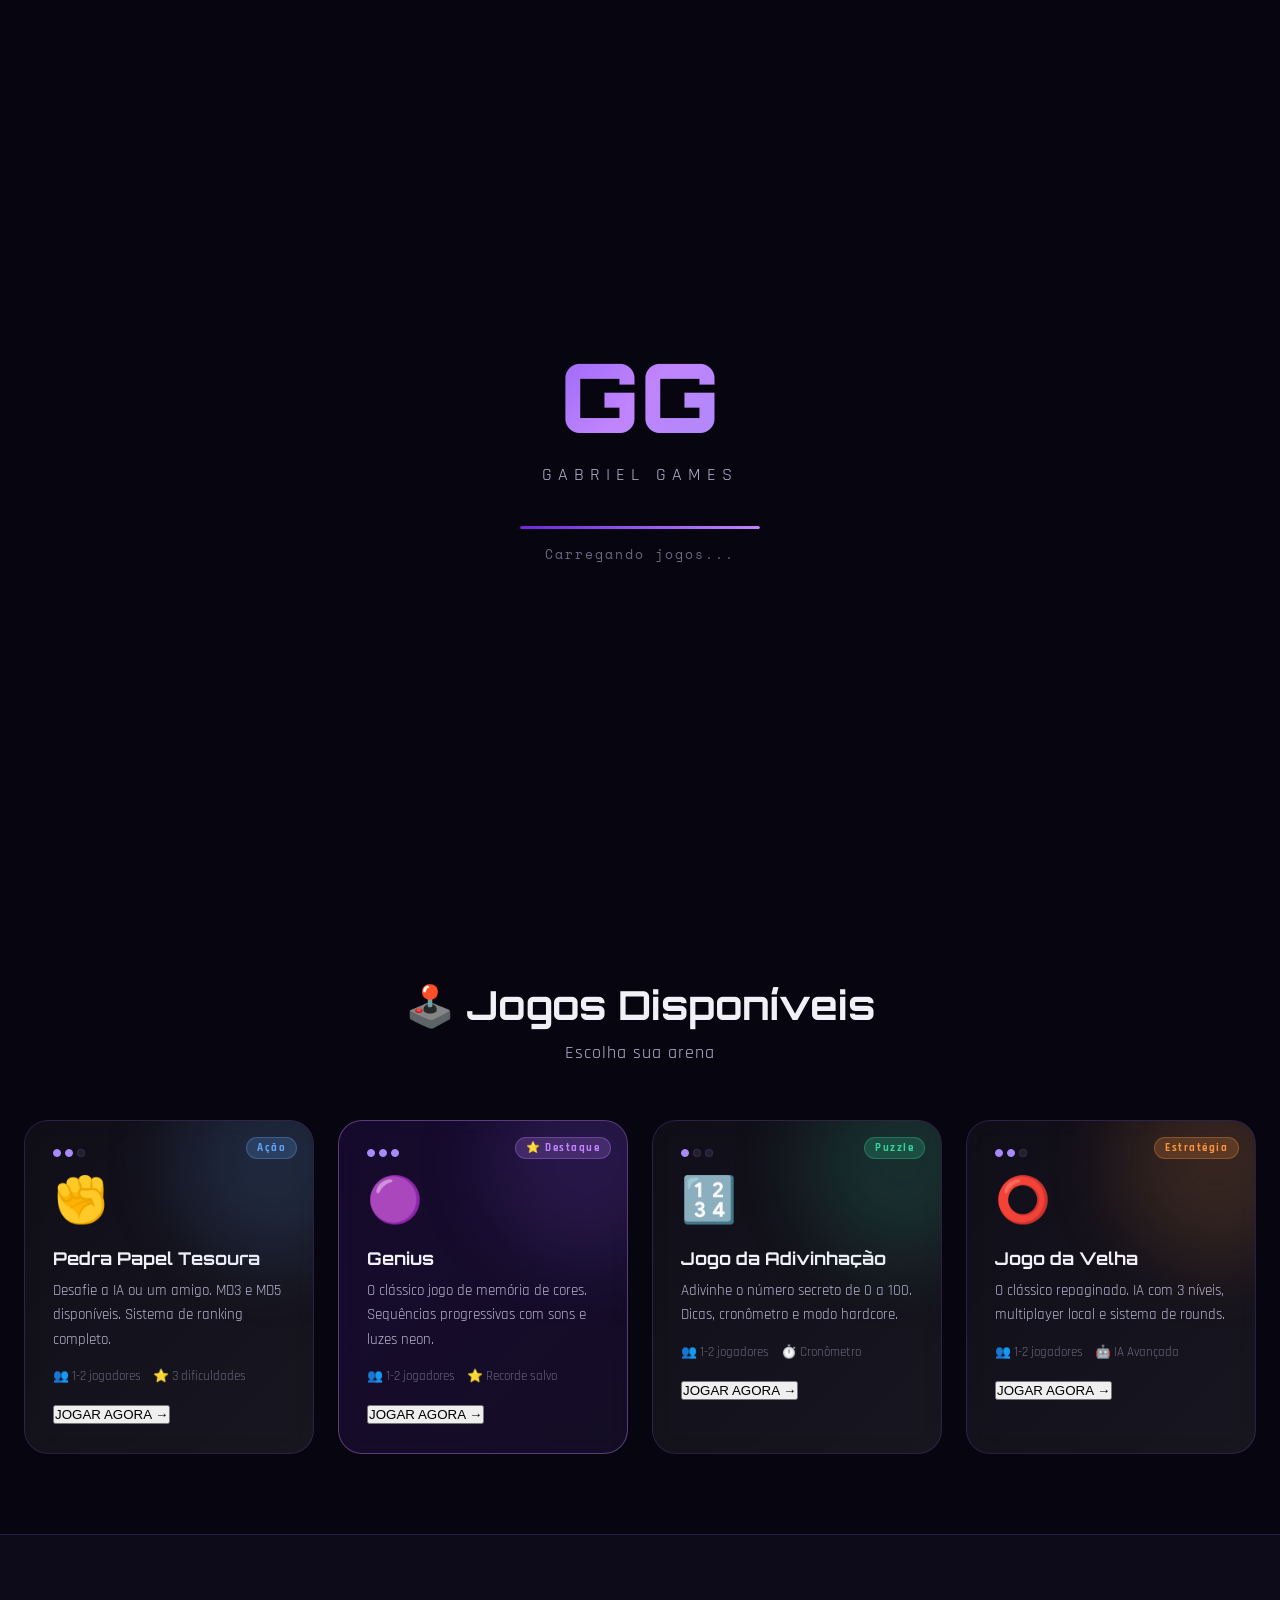
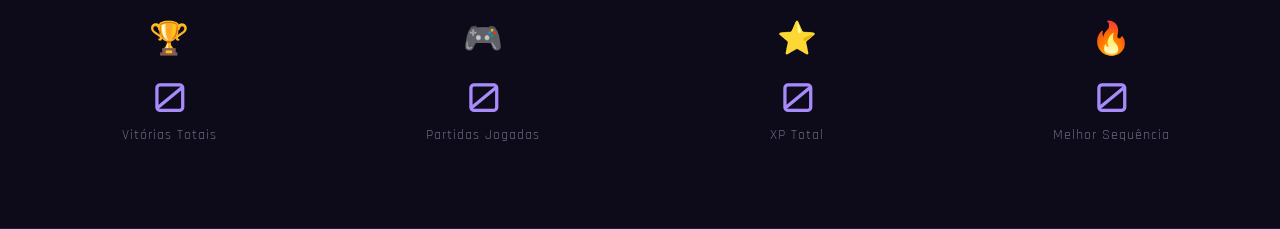
<file: html/pages/index.html>
<!DOCTYPE html>
<html lang="pt-BR">
<head>
<meta charset="UTF-8">
<meta name="viewport" content="width=device-width, initial-scale=1.0">
<title>GG • Gabriel Games</title>
<link rel="preconnect" href="https://fonts.googleapis.com">
<link rel="preconnect" href="https://fonts.gstatic.com" crossorigin>
<link href="https://fonts.googleapis.com/css2?family=Orbitron:wght@400;600;700;900&family=Rajdhani:wght@300;400;500;600;700&family=Space+Mono:wght@400;700&display=swap" rel="stylesheet">
<link rel="stylesheet" href="../../css/variables.css">
<link rel="stylesheet" href="../../css/layout.css">
<link rel="stylesheet" href="../../css/components.css">
<link rel="stylesheet" href="../../css/games.css">
<link rel="stylesheet" href="../../css/responsive.css">
</head>
<body>

<!-- LOADING SCREEN -->
<div id="loader" class="loader">
  <div class="loader-content">
    <div class="loader-logo">GG</div>
    <div class="loader-text">GABRIEL GAMES</div>
    <div class="loader-bar"><div class="loader-fill"></div></div>
    <div class="loader-status">Inicializando sistema...</div>
  </div>
</div>

<!-- TOAST CONTAINER -->
<div id="toast-container"></div>

<!-- PLAYER PROFILE MODAL -->
<div id="profile-modal" class="modal-overlay hidden">
  <div class="modal-box">
    <button class="modal-close" onclick="closeModal('profile-modal')">✕</button>
    <h2 class="modal-title">👤 Perfil do Jogador</h2>
    <div class="profile-avatar-section">
      <div class="avatar-display" id="avatar-display">🎮</div>
      <div class="avatar-picker">
        <span class="avatar-opt" onclick="selectAvatar('🎮')">🎮</span>
        <span class="avatar-opt" onclick="selectAvatar('🏆')">🏆</span>
        <span class="avatar-opt" onclick="selectAvatar('⚔️')">⚔️</span>
        <span class="avatar-opt" onclick="selectAvatar('🌟')">🌟</span>
        <span class="avatar-opt" onclick="selectAvatar('🔥')">🔥</span>
        <span class="avatar-opt" onclick="selectAvatar('💜')">💜</span>
        <span class="avatar-opt" onclick="selectAvatar('🦊')">🦊</span>
        <span class="avatar-opt" onclick="selectAvatar('🐉')">🐉</span>
      </div>
    </div>
    <div class="profile-field">
      <label>Nome do Jogador</label>
      <input type="text" id="player-name-input" placeholder="Digite seu nome..." maxlength="16">
    </div>
    <div class="xp-section">
      <div class="xp-label">Nível <span id="profile-level">1</span> — <span id="profile-xp">0</span> XP</div>
      <div class="xp-bar-wrap"><div class="xp-bar-fill" id="profile-xp-bar"></div></div>
    </div>
    <div class="stats-grid">
      <div class="stat-box"><div class="stat-num" id="stat-wins">0</div><div class="stat-lbl">Vitórias</div></div>
      <div class="stat-box"><div class="stat-num" id="stat-games">0</div><div class="stat-lbl">Partidas</div></div>
      <div class="stat-box"><div class="stat-num" id="stat-streak">0</div><div class="stat-lbl">Sequência</div></div>
    </div>
    <div class="badges-section">
      <div class="badges-title">Conquistas</div>
      <div class="badges-grid" id="badges-grid"></div>
    </div>
    <button class="btn-primary" onclick="saveProfile()">💾 Salvar Perfil</button>
  </div>
</div>

<!-- SETTINGS MODAL -->
<div id="settings-modal" class="modal-overlay hidden">
  <div class="modal-box">
    <button class="modal-close" onclick="closeModal('settings-modal')">✕</button>
    <h2 class="modal-title">⚙️ Configurações</h2>
    <div class="setting-row">
      <span>🔊 Sons dos Jogos</span>
      <label class="toggle"><input type="checkbox" id="sfx-toggle" checked onchange="toggleSFX()"><span class="slider"></span></label>
    </div>
    <div class="setting-row">
      <span>🎵 Música de Fundo</span>
      <label class="toggle"><input type="checkbox" id="music-toggle" onchange="toggleMusic()"><span class="slider"></span></label>
    </div>
    <div class="setting-row">
      <span>✨ Animações</span>
      <label class="toggle"><input type="checkbox" id="anim-toggle" checked onchange="toggleAnimations()"><span class="slider"></span></label>
    </div>
    <div class="setting-row">
      <span>🌙 Tema Escuro</span>
      <label class="toggle"><input type="checkbox" id="theme-toggle" checked onchange="toggleTheme()"><span class="slider"></span></label>
    </div>
    <div class="volume-section">
      <label>Volume Geral: <span id="vol-label">70%</span></label>
      <input type="range" id="vol-slider" min="0" max="100" value="70" oninput="setVolume(this.value)">
    </div>
  </div>
</div>

<!-- MAIN APP -->
<div id="app">

  <!-- HEADER -->
  <header class="header" id="main-header">
    <div class="header-inner">
      <div class="logo" onclick="showHub()">
        <span class="logo-gg">GG</span>
        <span class="logo-dot">•</span>
        <span class="logo-name">Gabriel Games</span>
      </div>
      <nav class="nav">
        <a onclick="showHub()" class="nav-link active" id="nav-hub">Hub</a>
        <a onclick="showRanking()" class="nav-link" id="nav-rank">Ranking</a>
        <a onclick="openModal('profile-modal')" class="nav-link">Perfil</a>
        <a onclick="openModal('settings-modal')" class="nav-link">⚙️</a>
      </nav>
      <div class="header-player" onclick="openModal('profile-modal')">
        <div class="h-avatar" id="h-avatar">🎮</div>
        <div class="h-info">
          <div class="h-name" id="h-name">Jogador</div>
          <div class="h-level">Nv <span id="h-level">1</span></div>
        </div>
      </div>
      <button class="menu-btn" onclick="toggleMobileNav()">☰</button>
    </div>
    <div class="mobile-nav hidden" id="mobile-nav">
      <a onclick="showHub();toggleMobileNav()" class="mnav-link">🏠 Hub</a>
      <a onclick="showRanking();toggleMobileNav()" class="mnav-link">🏆 Ranking</a>
      <a onclick="openModal('profile-modal');toggleMobileNav()" class="mnav-link">👤 Perfil</a>
      <a onclick="openModal('settings-modal');toggleMobileNav()" class="mnav-link">⚙️ Configurações</a>
    </div>
  </header>

  <!-- HUB PAGE -->
  <div id="page-hub" class="page active">
    <!-- HERO -->
    <section class="hero">
      <canvas id="particles-canvas"></canvas>
      <div class="hero-content">
        <div class="hero-badge">🎮 Portal de Jogos Premium</div>
        <h1 class="hero-title">
          <span class="hero-gg">GG</span>
          <span class="hero-sub">GABRIEL GAMES</span>
        </h1>
        <p class="hero-desc">Seu hub gamer definitivo. Jogue, compita, evolua.</p>
        <div class="hero-stats">
          <div class="hs"><span id="hs-games">4</span><small>Jogos</small></div>
          <div class="hs-div"></div>
          <div class="hs"><span id="hs-players">∞</span><small>Jogadores</small></div>
          <div class="hs-div"></div>
          <div class="hs"><span id="hs-matches">0</span><small>Partidas</small></div>
        </div>
      </div>
      <div class="hero-scroll">▼</div>
    </section>

    <!-- GAMES GRID -->
    <section class="games-section">
      <div class="section-header">
        <h2 class="section-title">🕹️ Jogos Disponíveis</h2>
        <p class="section-sub">Escolha sua arena</p>
      </div>
      <div class="games-grid">

        <!-- CARD: PPS -->
        <div class="game-card" onclick="launchGame('rps')">
          <div class="card-glow glow-blue"></div>
          <div class="card-tag tag-action">Ação</div>
          <div class="card-difficulty">
            <span class="diff-dot active"></span><span class="diff-dot active"></span><span class="diff-dot"></span>
          </div>
          <div class="card-icon">✊</div>
          <div class="card-body">
            <h3>Pedra Papel Tesoura</h3>
            <p>Desafie a IA ou um amigo. MD3 e MD5 disponíveis. Sistema de ranking completo.</p>
            <div class="card-meta">
              <span>👥 1-2 jogadores</span>
              <span>⭐ 3 dificuldades</span>
            </div>
          </div>
          <button class="card-btn">JOGAR AGORA →</button>
        </div>

        <!-- CARD: GENIUS -->
        <div class="game-card featured" onclick="launchGame('genius')">
          <div class="card-glow glow-purple"></div>
          <div class="card-tag tag-featured">⭐ Destaque</div>
          <div class="card-difficulty">
            <span class="diff-dot active"></span><span class="diff-dot active"></span><span class="diff-dot active"></span>
          </div>
          <div class="card-icon">🟣</div>
          <div class="card-body">
            <h3>Genius</h3>
            <p>O clássico jogo de memória de cores. Sequências progressivas com sons e luzes neon.</p>
            <div class="card-meta">
              <span>👥 1-2 jogadores</span>
              <span>⭐ Recorde salvo</span>
            </div>
          </div>
          <button class="card-btn">JOGAR AGORA →</button>
        </div>

        <!-- CARD: ADIVINHAÇÃO -->
        <div class="game-card" onclick="launchGame('guess')">
          <div class="card-glow glow-green"></div>
          <div class="card-tag tag-puzzle">Puzzle</div>
          <div class="card-difficulty">
            <span class="diff-dot active"></span><span class="diff-dot"></span><span class="diff-dot"></span>
          </div>
          <div class="card-icon">🔢</div>
          <div class="card-body">
            <h3>Jogo da Adivinhação</h3>
            <p>Adivinhe o número secreto de 0 a 100. Dicas, cronômetro e modo hardcore.</p>
            <div class="card-meta">
              <span>👥 1-2 jogadores</span>
              <span>⏱️ Cronômetro</span>
            </div>
          </div>
          <button class="card-btn">JOGAR AGORA →</button>
        </div>

        <!-- CARD: JOGO DA VELHA -->
        <div class="game-card" onclick="launchGame('ttt')">
          <div class="card-glow glow-orange"></div>
          <div class="card-tag tag-strategy">Estratégia</div>
          <div class="card-difficulty">
            <span class="diff-dot active"></span><span class="diff-dot active"></span><span class="diff-dot"></span>
          </div>
          <div class="card-icon">⭕</div>
          <div class="card-body">
            <h3>Jogo da Velha</h3>
            <p>O clássico repaginado. IA com 3 níveis, multiplayer local e sistema de rounds.</p>
            <div class="card-meta">
              <span>👥 1-2 jogadores</span>
              <span>🤖 IA Avançada</span>
            </div>
          </div>
          <button class="card-btn">JOGAR AGORA →</button>
        </div>

      </div>
    </section>

    <!-- QUICK STATS -->
    <section class="quick-stats-section">
      <div class="qs-card">
        <div class="qs-icon">🏆</div>
        <div class="qs-val" id="qs-wins">0</div>
        <div class="qs-lbl">Vitórias Totais</div>
      </div>
      <div class="qs-card">
        <div class="qs-icon">🎮</div>
        <div class="qs-val" id="qs-total">0</div>
        <div class="qs-lbl">Partidas Jogadas</div>
      </div>
      <div class="qs-card">
        <div class="qs-icon">⭐</div>
        <div class="qs-val" id="qs-xp">0</div>
        <div class="qs-lbl">XP Total</div>
      </div>
      <div class="qs-card">
        <div class="qs-icon">🔥</div>
        <div class="qs-val" id="qs-streak">0</div>
        <div class="qs-lbl">Melhor Sequência</div>
      </div>
    </section>
  </div>

  <!-- RANKING PAGE -->
  <div id="page-ranking" class="page hidden">
    <div class="page-inner">
      <div class="page-header">
        <h2>🏆 Hall da Fama</h2>
        <p>Os melhores recordes de cada jogo</p>
      </div>
      <div class="ranking-tabs">
        <button class="rtab active" onclick="switchRankTab('rps')">✊ PPS</button>
        <button class="rtab" onclick="switchRankTab('genius')">🟣 Genius</button>
        <button class="rtab" onclick="switchRankTab('guess')">🔢 Adivinhação</button>
        <button class="rtab" onclick="switchRankTab('ttt')">⭕ Velha</button>
      </div>
      <div id="ranking-content" class="ranking-list"></div>
    </div>
  </div>

  <!-- GAME: RPS -->
  <div id="page-rps" class="page hidden">
    <div class="game-header">
      <button class="back-btn" onclick="showHub()">← Voltar</button>
      <h2>✊ Pedra Papel Tesoura</h2>
      <div class="game-mode-btns">
        <button class="gmode-btn active" id="rps-mode-ai" onclick="rpsSetMode('ai')">vs IA</button>
        <button class="gmode-btn" id="rps-mode-mp" onclick="rpsSetMode('mp')">Multiplayer</button>
      </div>
    </div>
    <div class="game-body" id="rps-body"></div>
  </div>

  <!-- GAME: GENIUS -->
  <div id="page-genius" class="page hidden">
    <div class="game-header">
      <button class="back-btn" onclick="showHub()">← Voltar</button>
      <h2>🟣 Genius</h2>
      <div class="game-mode-btns">
        <button class="gmode-btn active" id="genius-mode-solo" onclick="geniusSetMode('solo')">Solo</button>
        <button class="gmode-btn" id="genius-mode-mp" onclick="geniusSetMode('mp')">Multiplayer</button>
      </div>
    </div>
    <div class="game-body" id="genius-body"></div>
  </div>

  <!-- GAME: GUESS -->
  <div id="page-guess" class="page hidden">
    <div class="game-header">
      <button class="back-btn" onclick="showHub()">← Voltar</button>
      <h2>🔢 Jogo da Adivinhação</h2>
      <div class="game-mode-btns">
        <button class="gmode-btn active" id="guess-mode-solo" onclick="guessSetMode('solo')">Solo</button>
        <button class="gmode-btn" id="guess-mode-mp" onclick="guessSetMode('mp')">Multiplayer</button>
      </div>
    </div>
    <div class="game-body" id="guess-body"></div>
  </div>

  <!-- GAME: TTT -->
  <div id="page-ttt" class="page hidden">
    <div class="game-header">
      <button class="back-btn" onclick="showHub()">← Voltar</button>
      <h2>⭕ Jogo da Velha</h2>
      <div class="game-mode-btns">
        <button class="gmode-btn active" id="ttt-mode-ai" onclick="tttSetMode('ai')">vs IA</button>
        <button class="gmode-btn" id="ttt-mode-mp" onclick="tttSetMode('mp')">Multiplayer</button>
      </div>
    </div>
    <div class="game-body" id="ttt-body"></div>
  </div>

</div><!-- /app -->

<script defer src="../../js/app/script.js"></script>
</body>
</html>
</file>
<file: css/variables.css>
/* ===== GG • GABRIEL GAMES — VARIABLES ===== */
/* Fonts: Orbitron (display), Rajdhani (body), Space Mono (mono) */

:root {
  --bg: #07050f;
  --bg2: #0d0a1a;
  --bg3: #120f22;
  --surface: rgba(255,255,255,0.04);
  --surface2: rgba(255,255,255,0.07);
  --border: rgba(139,92,246,0.2);
  --border-bright: rgba(139,92,246,0.5);
  --purple: #8b5cf6;
  --purple2: #a78bfa;
  --purple3: #6d28d9;
  --neon: #c084fc;
  --neon2: #e879f9;
  --blue: #60a5fa;
  --green: #34d399;
  --orange: #fb923c;
  --red: #f87171;
  --yellow: #fbbf24;
  --text: #f1f0f7;
  --text2: #b8b4d0;
  --text3: #6b6880;
  --radius: 16px;
  --radius-sm: 10px;
  --radius-lg: 24px;
  --shadow: 0 8px 32px rgba(0,0,0,0.4);
  --shadow-neon: 0 0 24px rgba(139,92,246,0.4);
  --glow-purple: 0 0 40px rgba(139,92,246,0.3), 0 0 80px rgba(139,92,246,0.1);
  --glow-blue: 0 0 40px rgba(96,165,250,0.3), 0 0 80px rgba(96,165,250,0.1);
  --glow-green: 0 0 40px rgba(52,211,153,0.3), 0 0 80px rgba(52,211,153,0.1);
  --glow-orange: 0 0 40px rgba(251,146,60,0.3), 0 0 80px rgba(251,146,60,0.1);
  --transition: all 0.3s cubic-bezier(0.4,0,0.2,1);
}

* { margin:0; padding:0; box-sizing:border-box; }

html { scroll-behavior: smooth; }

body {
  font-family: 'Rajdhani', sans-serif;
  background: var(--bg);
  color: var(--text);
  overflow-x: hidden;
  min-height: 100vh;
}

/* ===== SCROLLBAR ===== */
::-webkit-scrollbar { width:6px; }
::-webkit-scrollbar-track { background: var(--bg2); }
::-webkit-scrollbar-thumb { background: var(--purple3); border-radius:3px; }
</file>
<file: css/layout.css>
/* ===== GG • GABRIEL GAMES — LAYOUT ===== */

/* ===== HEADER ===== */
.header {
  position: fixed; top: 0; left: 0; right: 0; z-index: 1000;
  background: rgba(7,5,15,0.8);
  backdrop-filter: blur(20px);
  border-bottom: 1px solid var(--border);
  transition: var(--transition);
}
.header.scrolled { background: rgba(7,5,15,0.95); box-shadow: var(--shadow); }
.header-inner {
  max-width: 1280px; margin: 0 auto;
  padding: 0 24px; height: 70px;
  display: flex; align-items: center; gap: 24px;
}
.logo {
  display: flex; align-items: center; gap: 8px;
  cursor: pointer; text-decoration: none;
  flex-shrink: 0;
}
.logo-gg {
  font-family: 'Orbitron', monospace; font-weight: 900;
  font-size: 1.6rem;
  background: linear-gradient(135deg, var(--purple), var(--neon));
  -webkit-background-clip: text; -webkit-text-fill-color: transparent;
}
.logo-dot { color: var(--purple2); font-size: 1.2rem; }
.logo-name {
  font-family: 'Rajdhani', sans-serif; font-weight: 700;
  font-size: 1.05rem; letter-spacing: 1px; color: var(--text2);
  display: none;
}
.nav { display:flex; align-items:center; gap:4px; margin-left:auto; }
.nav-link {
  padding: 8px 16px; border-radius: var(--radius-sm);
  color: var(--text2); font-weight: 600; font-size: 0.95rem;
  cursor: pointer; transition: var(--transition); letter-spacing: 0.5px;
  text-decoration: none;
}
.nav-link:hover, .nav-link.active { color: var(--text); background: var(--surface2); }
.nav-link.active { color: var(--purple2); }
.header-player {
  display: flex; align-items: center; gap: 10px;
  background: var(--surface); border: 1px solid var(--border);
  border-radius: 40px; padding: 6px 14px 6px 8px;
  cursor: pointer; transition: var(--transition);
  flex-shrink: 0;
}
.header-player:hover { border-color: var(--purple); }
.h-avatar { font-size: 1.3rem; }
.h-info { display: flex; flex-direction: column; }
.h-name { font-size: 0.85rem; font-weight: 700; line-height: 1.2; }
.h-level { font-size: 0.7rem; color: var(--purple2); }
.menu-btn {
  background: none; border: none; color: var(--text);
  font-size: 1.4rem; cursor: pointer; padding: 4px;
  display: none;
}
.mobile-nav {
  background: var(--bg2); border-top: 1px solid var(--border);
  padding: 12px 0;
}
.mobile-nav.hidden { display:none; }
.mnav-link {
  display: block; padding: 12px 24px;
  color: var(--text2); cursor: pointer;
  font-size: 1rem; font-weight: 600;
  transition: var(--transition);
}
.mnav-link:hover { color: var(--text); background: var(--surface); }

/* ===== PAGES ===== */
.page { display: none; }
.page.active { display: block; }
#page-hub.active { display: block; }

/* ===== HERO ===== */
.hero {
  position: relative; min-height: 100vh;
  display: flex; align-items: center; justify-content: center;
  overflow: hidden; padding-top: 70px;
}
#particles-canvas {
  position: absolute; inset: 0; width: 100%; height: 100%;
}
.hero::before {
  content: '';
  position: absolute; inset: 0;
  background:
    radial-gradient(ellipse 80% 60% at 50% 0%, rgba(109,40,217,0.25) 0%, transparent 60%),
    radial-gradient(ellipse 50% 40% at 80% 80%, rgba(139,92,246,0.15) 0%, transparent 50%),
    radial-gradient(ellipse 40% 30% at 20% 70%, rgba(96,165,250,0.1) 0%, transparent 50%);
}
.hero-content {
  position: relative; z-index: 2;
  text-align: center; padding: 40px 24px;
  max-width: 900px;
}
.hero-badge {
  display: inline-block;
  background: rgba(139,92,246,0.15);
  border: 1px solid rgba(139,92,246,0.35);
  border-radius: 20px; padding: 6px 20px;
  font-size: 0.85rem; letter-spacing: 2px;
  color: var(--purple2); margin-bottom: 24px;
  backdrop-filter: blur(8px);
}
.hero-title {
  display: flex; flex-direction: column; align-items: center;
  margin-bottom: 20px;
}
.hero-gg {
  font-family: 'Orbitron', monospace; font-weight: 900;
  font-size: clamp(4rem, 15vw, 10rem); line-height: 0.9;
  background: linear-gradient(135deg, #6d28d9, #8b5cf6, #c084fc, #e879f9);
  -webkit-background-clip: text; -webkit-text-fill-color: transparent;
  filter: drop-shadow(0 0 40px rgba(139,92,246,0.5));
  animation: float-hero 4s ease-in-out infinite;
}
.hero-sub {
  font-family: 'Rajdhani', sans-serif; font-weight: 700;
  font-size: clamp(0.9rem, 3vw, 1.5rem);
  letter-spacing: 8px; color: var(--text2);
  margin-top: 8px;
}
.hero-desc {
  font-size: clamp(1rem, 2.5vw, 1.25rem);
  color: var(--text2); margin-bottom: 40px;
  letter-spacing: 1px;
}
.hero-stats {
  display: flex; align-items: center; justify-content: center;
  gap: 0; background: var(--surface);
  border: 1px solid var(--border); border-radius: 60px;
  padding: 16px 32px; backdrop-filter: blur(12px);
  display: inline-flex;
}
.hs { text-align: center; padding: 0 24px; }
.hs span { display: block; font-family: 'Orbitron', monospace; font-size: 1.8rem; font-weight: 700; color: var(--purple2); }
.hs small { font-size: 0.75rem; color: var(--text3); letter-spacing: 1px; }
.hs-div { width: 1px; height: 40px; background: var(--border); }
.hero-scroll {
  position: absolute; bottom: 30px; left: 50%; transform: translateX(-50%);
  color: var(--text3); font-size: 1.2rem; z-index: 2;
  animation: bounce 2s ease-in-out infinite;
}

/* ===== GAMES SECTION ===== */
.games-section {
  max-width: 1280px; margin: 0 auto;
  padding: 80px 24px;
}
.section-header { text-align: center; margin-bottom: 56px; }
.section-title {
  font-family: 'Orbitron', monospace; font-size: clamp(1.5rem, 4vw, 2.5rem);
  margin-bottom: 12px;
}
.section-sub { color: var(--text2); font-size: 1.1rem; letter-spacing: 1px; }
.games-grid {
  display: grid;
  grid-template-columns: repeat(auto-fit, minmax(280px, 1fr));
  gap: 24px;
}
.game-card {
  position: relative; overflow: hidden;
  background: linear-gradient(135deg, var(--surface) 0%, var(--surface2) 100%);
  border: 1px solid var(--border);
  border-radius: var(--radius-lg);
  padding: 28px;
  cursor: pointer;
  transition: var(--transition);
  backdrop-filter: blur(12px);
}
.game-card:hover {
  transform: translateY(-6px);
  border-color: var(--border-bright);
  box-shadow: var(--shadow), var(--shadow-neon);
}
.game-card.featured {
  border-color: rgba(192,132,252,0.4);
  background: linear-gradient(135deg, rgba(109,40,217,0.15), rgba(139,92,246,0.1));
}
.card-glow {
  position: absolute; top: -60px; right: -60px;
  width: 200px; height: 200px; border-radius: 50%;
  opacity: 0.15; filter: blur(40px);
  transition: var(--transition);
}
.game-card:hover .card-glow { opacity: 0.3; }
.glow-purple { background: var(--purple); }
.glow-blue { background: var(--blue); }
.glow-green { background: var(--green); }
.glow-orange { background: var(--orange); }
.card-tag {
  position: absolute; top: 16px; right: 16px;
  font-size: 0.7rem; letter-spacing: 1.5px; font-weight: 700;
  padding: 3px 10px; border-radius: 20px;
}
.tag-action { background: rgba(96,165,250,0.2); color: var(--blue); border: 1px solid rgba(96,165,250,0.3); }
.tag-featured { background: rgba(192,132,252,0.2); color: var(--neon); border: 1px solid rgba(192,132,252,0.3); }
.tag-puzzle { background: rgba(52,211,153,0.2); color: var(--green); border: 1px solid rgba(52,211,153,0.3); }
.tag-strategy { background: rgba(251,146,60,0.2); color: var(--orange); border: 1px solid rgba(251,146,60,0.3); }
.card-difficulty {
  display: flex; gap: 4px; margin-bottom: 16px;
}
.diff-dot { width: 8px; height: 8px; border-radius: 50%; background: var(--surface2); border: 1px solid var(--border); }
.diff-dot.active { background: var(--purple2); border-color: var(--purple2); }
.card-icon { font-size: 2.8rem; margin-bottom: 16px; display: block; }
.card-body h3 {
  font-family: 'Orbitron', monospace; font-size: 1.1rem;
  margin-bottom: 10px; color: var(--text);
}
.card-body p { color: var(--text2); font-size: 0.95rem; line-height: 1.6; margin-bottom: 16px; }
.card-meta { display: flex; gap: 12px; flex-wrap: wrap; margin-bottom: 20px; }
.card-meta span { font-size: 0.8rem; color: var(--text3); }

/* ===== QUICK STATS ===== */
.quick-stats-section {
  background: var(--bg2); border-top: 1px solid var(--border);
  padding: 60px 24px;
  display: grid; grid-template-columns: repeat(auto-fit, minmax(180px, 1fr));
  gap: 24px; max-width: 1280px; margin: 0 auto;
}
.qs-card { text-align: center; padding: 24px; }
.qs-icon { font-size: 2rem; margin-bottom: 12px; }
.qs-val { font-family: 'Orbitron', monospace; font-size: 2.5rem; color: var(--purple2); margin-bottom: 4px; }
.qs-lbl { color: var(--text3); font-size: 0.85rem; letter-spacing: 1px; }

/* ===== RANKING PAGE ===== */
.page-inner { max-width: 900px; margin: 0 auto; padding: 100px 24px 60px; }
.page-header { text-align: center; margin-bottom: 40px; }
.page-header h2 { font-family: 'Orbitron', monospace; font-size: clamp(1.5rem, 4vw, 2rem); margin-bottom: 8px; }
.page-header p { color: var(--text2); }
.ranking-tabs { display: flex; gap: 8px; flex-wrap: wrap; margin-bottom: 32px; }
.rtab {
  flex: 1; min-width: 100px;
  background: var(--surface); border: 1px solid var(--border);
  color: var(--text2); border-radius: var(--radius-sm);
  padding: 10px; font-family: 'Rajdhani', sans-serif; font-size: 0.9rem;
  font-weight: 600; cursor: pointer; transition: var(--transition);
}
.rtab:hover { border-color: var(--purple); color: var(--text); }
.rtab.active { background: linear-gradient(135deg, var(--purple3), var(--purple)); border-color: var(--purple); color: white; }
.ranking-list { display: flex; flex-direction: column; gap: 12px; }
.rank-entry {
  display: flex; align-items: center; gap: 16px;
  background: var(--surface); border: 1px solid var(--border);
  border-radius: var(--radius-sm); padding: 16px 20px;
  transition: var(--transition);
}
.rank-entry:hover { border-color: var(--border-bright); }
.rank-num { font-family: 'Orbitron', monospace; font-size: 1.2rem; color: var(--text3); width: 32px; }
.rank-num.gold { color: var(--yellow); }
.rank-num.silver { color: #94a3b8; }
.rank-num.bronze { color: var(--orange); }
.rank-name { flex: 1; font-weight: 600; }
.rank-score { font-family: 'Orbitron', monospace; color: var(--purple2); }
.rank-empty { text-align: center; padding: 60px; color: var(--text3); font-size: 1.1rem; }

/* ===== GAME PAGES ===== */
.game-header {
  background: var(--bg2); border-bottom: 1px solid var(--border);
  padding: 16px 24px; padding-top: 86px;
  display: flex; align-items: center; gap: 16px; flex-wrap: wrap;
}
.game-header h2 { font-family: 'Orbitron', monospace; font-size: 1.2rem; flex: 1; }
.back-btn {
  background: var(--surface); border: 1px solid var(--border);
  color: var(--text2); border-radius: var(--radius-sm);
  padding: 8px 16px; cursor: pointer; font-size: 0.9rem;
  transition: var(--transition); white-space: nowrap;
}
.back-btn:hover { border-color: var(--purple); color: var(--text); }
.game-mode-btns { display: flex; gap: 8px; }
.gmode-btn {
  background: var(--surface); border: 1px solid var(--border);
  color: var(--text2); border-radius: var(--radius-sm);
  padding: 8px 16px; cursor: pointer; font-size: 0.85rem;
  font-weight: 600; transition: var(--transition);
}
.gmode-btn.active { background: linear-gradient(135deg,var(--purple3),var(--purple)); border-color:var(--purple); color:white; }
.game-body {
  max-width: 900px; margin: 0 auto;
  padding: 40px 24px 60px;
}

/* ===== SECTION-LEVEL LAYOUT ===== */
.quick-stats-section { border-top:1px solid var(--border); border-bottom:1px solid var(--border); }
.game-options-row { display:flex; gap:12px; margin-bottom:24px; flex-wrap:wrap; align-items:center; }
.label-sm { font-size:0.8rem; color:var(--text3); letter-spacing:1px; margin-bottom:6px; font-family:'Space Mono',monospace; }
.sep { height:1px; background:var(--border); margin:24px 0; }
</file>
<file: css/components.css>
/* ===== GG • GABRIEL GAMES — COMPONENTS ===== */

/* ===== LOADER ===== */
.loader {
  position: fixed; inset: 0; z-index: 9999;
  background: var(--bg);
  display: flex; align-items: center; justify-content: center;
  transition: opacity 0.6s ease, visibility 0.6s ease;
}
.loader.fade-out { opacity:0; visibility:hidden; }
.loader-content { text-align:center; }
.loader-logo {
  font-family: 'Orbitron', monospace;
  font-size: clamp(3rem, 10vw, 6rem);
  font-weight: 900;
  background: linear-gradient(135deg, var(--purple), var(--neon), var(--purple2));
  -webkit-background-clip: text; -webkit-text-fill-color: transparent;
  text-shadow: none;
  animation: pulse-glow 1.5s ease-in-out infinite;
  margin-bottom: 8px;
}
@keyframes pulse-glow {
  0%,100% { filter: drop-shadow(0 0 20px rgba(139,92,246,0.8)); }
  50% { filter: drop-shadow(0 0 40px rgba(192,132,252,1)); }
}
.loader-text {
  font-family: 'Rajdhani', sans-serif;
  font-size: 1.1rem; letter-spacing: 6px;
  color: var(--text2); margin-bottom: 40px;
}
.loader-bar {
  width: 240px; height: 3px;
  background: var(--surface2); border-radius: 2px;
  margin: 0 auto 16px; overflow: hidden;
}
.loader-fill {
  height: 100%; width: 0%;
  background: linear-gradient(90deg, var(--purple3), var(--neon));
  border-radius: 2px;
  animation: load-fill 2.2s ease-in-out forwards;
}
@keyframes load-fill { to { width: 100%; } }
.loader-status {
  font-size: 0.8rem; color: var(--text3); letter-spacing: 2px;
  font-family: 'Space Mono', monospace;
}

/* ===== TOASTS ===== */
#toast-container {
  position: fixed; top: 90px; right: 20px;
  z-index: 5000; display: flex; flex-direction: column; gap: 10px;
}
.toast {
  background: var(--bg3);
  border: 1px solid var(--border-bright);
  border-radius: var(--radius-sm);
  padding: 14px 20px;
  font-size: 0.95rem;
  box-shadow: var(--shadow), var(--shadow-neon);
  animation: toast-in 0.3s ease;
  max-width: 320px;
  backdrop-filter: blur(12px);
}
.toast.success { border-color: var(--green); }
.toast.error { border-color: var(--red); }
.toast.out { animation: toast-out 0.3s ease forwards; }
@keyframes toast-in { from { opacity:0; transform: translateX(40px); } to { opacity:1; transform: translateX(0); } }
@keyframes toast-out { to { opacity:0; transform: translateX(40px); } }

/* ===== MODALS ===== */
.modal-overlay {
  position: fixed; inset: 0; z-index: 4000;
  background: rgba(7,5,15,0.85);
  backdrop-filter: blur(8px);
  display: flex; align-items: center; justify-content: center;
  padding: 20px;
}
.modal-overlay.hidden { display: none; }
.modal-box {
  background: var(--bg3);
  border: 1px solid var(--border-bright);
  border-radius: var(--radius-lg);
  padding: 32px;
  width: 100%; max-width: 480px;
  max-height: 90vh; overflow-y: auto;
  box-shadow: var(--shadow), var(--shadow-neon);
  position: relative;
  animation: modal-in 0.3s cubic-bezier(0.34,1.56,0.64,1);
}
@keyframes modal-in { from { opacity:0; transform: scale(0.9) translateY(20px); } }
.modal-close {
  position: absolute; top: 16px; right: 16px;
  background: var(--surface2); border: none;
  color: var(--text2); width: 32px; height: 32px;
  border-radius: 50%; cursor: pointer; font-size: 0.85rem;
  transition: var(--transition);
}
.modal-close:hover { background: var(--red); color: white; }
.modal-title {
  font-family: 'Orbitron', monospace;
  font-size: 1.2rem; margin-bottom: 24px;
  color: var(--purple2);
}

/* Profile modal specifics */
.profile-avatar-section { display:flex; align-items:center; gap:16px; margin-bottom:20px; }
.avatar-display { font-size: 3rem; width:64px; height:64px; display:flex; align-items:center; justify-content:center; background:var(--surface2); border-radius:50%; border:2px solid var(--border-bright); }
.avatar-picker { display:flex; flex-wrap:wrap; gap:8px; }
.avatar-opt { font-size:1.4rem; cursor:pointer; padding:4px; border-radius:8px; transition:var(--transition); }
.avatar-opt:hover { background:var(--surface2); transform:scale(1.2); }
.profile-field { margin-bottom:16px; }
.profile-field label { display:block; font-size:0.85rem; color:var(--text2); margin-bottom:6px; letter-spacing:1px; }
.profile-field input {
  width:100%; background:var(--surface); border:1px solid var(--border);
  border-radius:var(--radius-sm); padding:12px 16px;
  color:var(--text); font-family:'Rajdhani',sans-serif; font-size:1rem;
  outline:none; transition:var(--transition);
}
.profile-field input:focus { border-color:var(--purple); box-shadow:0 0 0 3px rgba(139,92,246,0.2); }
.xp-section { margin-bottom:20px; }
.xp-label { font-size:0.9rem; color:var(--text2); margin-bottom:8px; }
.xp-bar-wrap { height:6px; background:var(--surface2); border-radius:3px; overflow:hidden; }
.xp-bar-fill { height:100%; background:linear-gradient(90deg,var(--purple3),var(--neon)); border-radius:3px; transition:width 0.5s ease; }
.stats-grid { display:grid; grid-template-columns:repeat(3,1fr); gap:12px; margin-bottom:20px; }
.stat-box { background:var(--surface); border:1px solid var(--border); border-radius:var(--radius-sm); padding:12px; text-align:center; }
.stat-num { font-family:'Orbitron',monospace; font-size:1.5rem; color:var(--purple2); }
.stat-lbl { font-size:0.75rem; color:var(--text3); margin-top:2px; }
.badges-section { margin-bottom:20px; }
.badges-title { font-size:0.85rem; color:var(--text2); letter-spacing:1px; margin-bottom:10px; }
.badges-grid { display:flex; flex-wrap:wrap; gap:8px; }
.badge { background:var(--surface2); border:1px solid var(--border); border-radius:20px; padding:4px 12px; font-size:0.8rem; }
.badge.earned { border-color:var(--yellow); color:var(--yellow); }

/* Settings modal */
.setting-row {
  display:flex; align-items:center; justify-content:space-between;
  padding:14px 0; border-bottom:1px solid var(--border);
  font-size:1rem;
}
.toggle { position:relative; display:inline-block; width:50px; height:26px; }
.toggle input { opacity:0; width:0; height:0; }
.slider { position:absolute; inset:0; background:var(--surface2); border-radius:13px; cursor:pointer; transition:var(--transition); }
.slider:before { position:absolute; content:""; height:20px; width:20px; left:3px; bottom:3px; background:var(--text3); border-radius:50%; transition:var(--transition); }
.toggle input:checked + .slider { background:var(--purple); }
.toggle input:checked + .slider:before { transform:translateX(24px); background:white; }
.volume-section { padding-top:16px; }
.volume-section label { display:block; font-size:0.9rem; color:var(--text2); margin-bottom:10px; }
.volume-section input[type=range] { width:100%; accent-color:var(--purple); }

/* ===== BUTTONS ===== */
.btn-primary {
  width: 100%; background: linear-gradient(135deg, var(--purple3), var(--purple));
  color: white; border: none; border-radius: var(--radius-sm);
  padding: 14px; font-family: 'Orbitron', monospace; font-size: 0.85rem;
  letter-spacing: 1px; cursor: pointer; transition: var(--transition);
}
.btn-primary:hover { filter: brightness(1.15); transform: translateY(-1px); }
.btn-secondary {
  background: var(--surface); border: 1px solid var(--border);
  color: var(--text2); border-radius: var(--radius-sm);
  padding: 12px 24px; font-family: 'Rajdhani', sans-serif; font-size: 0.95rem;
  font-weight: 600; cursor: pointer; transition: var(--transition);
}
.btn-secondary:hover { border-color: var(--purple); color: var(--text); }
.btn-secondary.active {
  background: var(--purple3);
  border-color: var(--purple);
  color: white;
}
.btn-danger {
  background: rgba(248,113,113,0.15); border: 1px solid rgba(248,113,113,0.4);
  color: var(--red); border-radius: var(--radius-sm);
  padding: 12px 24px; font-family: 'Rajdhani', sans-serif; font-size: 0.95rem;
  font-weight: 600; cursor: pointer; transition: var(--transition);
}
.btn-danger:hover { background: rgba(248,113,113,0.25); }

/* ===== SCORE PANEL ===== */
.score-panel {
  display: grid; grid-template-columns: repeat(auto-fit, minmax(120px, 1fr));
  gap: 12px; margin-bottom: 28px;
}
.score-box {
  background: var(--surface); border: 1px solid var(--border);
  border-radius: var(--radius-sm); padding: 16px; text-align: center;
}
.score-box.active { border-color: var(--purple); background: rgba(139,92,246,0.1); }
.sb-label { font-size: 0.75rem; color: var(--text3); letter-spacing: 1px; margin-bottom: 4px; }
.sb-value { font-family: 'Orbitron', monospace; font-size: 1.5rem; color: var(--purple2); }

/* ===== DIFFICULTY SELECT ===== */
.diff-select { display: flex; gap: 8px; margin-bottom: 24px; flex-wrap: wrap; }
.diff-btn {
  flex: 1; min-width: 80px;
  background: var(--surface); border: 1px solid var(--border);
  color: var(--text2); border-radius: var(--radius-sm);
  padding: 10px; font-size: 0.85rem; font-weight: 600;
  cursor: pointer; transition: var(--transition); text-align: center;
}
.diff-btn:hover { border-color: var(--purple); color: var(--text); }
.diff-btn.active { background: linear-gradient(135deg,var(--purple3),var(--purple)); border-color:var(--purple); color:white; }

/* ===== ANIMATIONS ===== */
.fade-in { animation: fadeIn 0.4s ease; }
@keyframes fadeIn { from{opacity:0;transform:translateY(16px)} to{opacity:1;transform:translateY(0)} }
.shake { animation: shake 0.4s ease; }
@keyframes shake { 0%,100%{transform:translateX(0)} 25%{transform:translateX(-8px)} 75%{transform:translateX(8px)} }
.pop { animation: pop 0.3s cubic-bezier(0.34,1.56,0.64,1); }
@keyframes pop { from{transform:scale(0.8)} to{transform:scale(1)} }
</file>
<file: css/games.css>
/* ===== GG • GABRIEL GAMES — GAME STYLES ===== */

/* ===== RPS GAME ===== */
.rps-arena {
  display: grid; grid-template-columns: 1fr auto 1fr;
  gap: 24px; align-items: center; margin-bottom: 32px;
}
.rps-player-side, .rps-ai-side { text-align: center; }
.rps-player-label {
  font-size: 0.8rem; color: var(--text3); letter-spacing: 2px;
  margin-bottom: 16px; font-family: 'Space Mono', monospace;
}
.rps-choice-display {
  font-size: 5rem; min-height: 100px;
  display: flex; align-items: center; justify-content: center;
  background: var(--surface); border: 1px solid var(--border);
  border-radius: var(--radius-lg); padding: 20px;
  transition: var(--transition);
}
.rps-choice-display.win { border-color: var(--green); box-shadow: 0 0 20px rgba(52,211,153,0.3); }
.rps-choice-display.lose { border-color: var(--red); box-shadow: 0 0 20px rgba(248,113,113,0.3); }
.rps-choice-display.draw { border-color: var(--yellow); box-shadow: 0 0 20px rgba(251,191,36,0.3); }
.rps-vs {
  font-family: 'Orbitron', monospace; font-size: 1.5rem; color: var(--text3);
}
.rps-choices { display: flex; gap: 12px; justify-content: center; margin-bottom: 24px; }
.rps-btn {
  flex: 1; max-width: 120px;
  background: var(--surface); border: 2px solid var(--border);
  border-radius: var(--radius); padding: 20px 10px;
  cursor: pointer; transition: var(--transition); text-align: center;
}
.rps-btn:hover { border-color: var(--purple); transform: translateY(-4px); box-shadow: var(--shadow-neon); }
.rps-btn .choice-icon { font-size: 2.5rem; display: block; margin-bottom: 6px; }
.rps-btn .choice-name { font-size: 0.75rem; color: var(--text2); font-weight: 600; letter-spacing: 1px; }
.rps-result {
  text-align: center; padding: 20px;
  background: var(--surface); border: 1px solid var(--border);
  border-radius: var(--radius); margin-bottom: 24px;
  font-size: 1.3rem; font-weight: 700;
}
.rps-result.win { border-color: var(--green); color: var(--green); }
.rps-result.lose { border-color: var(--red); color: var(--red); }
.rps-result.draw { border-color: var(--yellow); color: var(--yellow); }
.series-indicator { display:flex; gap:8px; justify-content:center; margin-bottom:24px; flex-wrap:wrap; }
.series-dot { width:16px; height:16px; border-radius:50%; background:var(--surface2); border:1px solid var(--border); }
.series-dot.win { background:var(--green); border-color:var(--green); }
.series-dot.lose { background:var(--red); border-color:var(--red); }
.series-dot.draw { background:var(--yellow); border-color:var(--yellow); }
.rps-history { max-height: 200px; overflow-y: auto; }
.history-row {
  display:flex; gap:12px; align-items:center;
  padding:8px 12px; border-bottom:1px solid var(--border);
  font-size:0.85rem;
}

/* ===== GENIUS GAME ===== */
.genius-container { display:flex; flex-direction:column; align-items:center; gap:32px; }
.genius-hud {
  display:flex; gap:24px; align-items:center; flex-wrap:wrap; justify-content:center;
}
.genius-stat { text-align:center; }
.genius-stat-val { font-family:'Orbitron',monospace; font-size:2rem; color:var(--purple2); }
.genius-stat-lbl { font-size:0.75rem; color:var(--text3); letter-spacing:1px; }
.genius-board {
  position: relative;
  width: 420px;
  height: 420px;
  border-radius: 50%;
  background:
    radial-gradient(circle at top left,
      rgba(255,255,255,0.12),
      rgba(0,0,0,0) 30%),
    radial-gradient(circle at bottom,
      #1e1e1e,
      #0b0b0f 70%);
  box-shadow:
    inset -12px -12px 20px rgba(0,0,0,0.8),
    inset 10px 10px 20px rgba(255,255,255,0.03),
    0 0 25px rgba(132, 0, 255, 0.35),
    0 25px 60px rgba(0,0,0,0.8);
  display: grid;
  grid-template-columns: 1fr 1fr;
  grid-template-rows: 1fr 1fr;
  overflow: hidden;
  border: 14px solid #111;
  transform: perspective(1200px) rotateX(8deg);
}
.genius-board::before {
  content: "";
  position: absolute;
  inset: 0;
  border-radius: 50%;
  background:
    linear-gradient(
      135deg,
      rgba(255,255,255,0.15),
      rgba(255,255,255,0.02) 30%,
      rgba(255,255,255,0) 50%
    );
  pointer-events: none;
  z-index: 20;
}
.genius-board::after {
  content: "";
  position: absolute;
  inset: -12px;
  border-radius: 50%;
  z-index: -1;
  background:
    radial-gradient(circle,
      rgba(140,0,255,0.3),
      transparent 70%);
  filter: blur(20px);
}
.genius-pad {
  position: relative;
  cursor: pointer;
  transition:
    transform 0.15s ease,
    filter 0.2s ease,
    box-shadow 0.2s ease;
  overflow: hidden;
}
.genius-pad:hover { transform: scale(1.02); }
.genius-pad:active { transform: scale(0.98); }
.genius-pad::before {
  content: "";
  position: absolute;
  inset: 0;
  background:
    linear-gradient(
      135deg,
      rgba(255,255,255,0.28),
      rgba(255,255,255,0.02) 40%,
      transparent 60%
    );
  pointer-events: none;
}
.genius-pad::after {
  content: "";
  position: absolute;
  inset: 0;
  box-shadow:
    inset 0 -14px 18px rgba(0,0,0,0.35),
    inset 0 10px 12px rgba(255,255,255,0.08);
  pointer-events: none;
}
.genius-green {
  background:
    radial-gradient(circle at top left,
      #42ff93,
      #15773a 70%);
  border-right: 8px solid #111;
  border-bottom: 8px solid #111;
}
.genius-red {
  background:
    radial-gradient(circle at top left,
      #ff5b5b,
      #7c1212 70%);
  border-left: 8px solid #111;
  border-bottom: 8px solid #111;
}
.genius-yellow {
  background:
    radial-gradient(circle at top left,
      #ffe95c,
      #7d6d0f 70%);
  border-right: 8px solid #111;
  border-top: 8px solid #111;
}
.genius-blue {
  background:
    radial-gradient(circle at top left,
      #5ea7ff,
      #123d7f 70%);
  border-left: 8px solid #111;
  border-top: 8px solid #111;
}
.genius-green { border-top-left-radius: 100%; }
.genius-red { border-top-right-radius: 100%; }
.genius-yellow { border-bottom-left-radius: 100%; }
.genius-blue { border-bottom-right-radius: 100%; }
.genius-pad.active {
  filter: brightness(1.5);
  box-shadow:
    0 0 35px rgba(255,255,255,0.45),
    0 0 60px currentColor,
    inset 0 0 30px rgba(255,255,255,0.3);
  z-index: 5;
}
.genius-board.monochrome .genius-green,
.genius-board.monochrome .genius-red,
.genius-board.monochrome .genius-yellow,
.genius-board.monochrome .genius-blue {
  background:
    radial-gradient(circle at top left,
      #f5f5f5,
      #5a5a5a 70%) !important;
  filter: grayscale(100%);
  transition:
    background 0.2s ease,
    filter 0.2s ease,
    box-shadow 0.2s ease,
    transform 0.15s ease;
}
.genius-board.monochrome .genius-pad {
  opacity: 0.85;
  box-shadow:
    inset 0 -12px 18px rgba(0,0,0,0.45),
    inset 0 8px 10px rgba(255,255,255,0.08);
}
.genius-board.monochrome .genius-pad.active {
  background:
    radial-gradient(circle at center,
      #ffffff,
      #d9d9d9 45%,
      #7a7a7a 100%) !important;
  filter: brightness(1.6);
  box-shadow:
    0 0 18px rgba(255,255,255,0.9),
    0 0 40px rgba(255,255,255,0.7),
    0 0 70px rgba(255,255,255,0.45),
    inset 0 0 25px rgba(255,255,255,0.5);
  z-index: 5;
}
.genius-board.monochrome .genius-center {
  background:
    radial-gradient(circle at top,
      #2e2e2e,
      #090909 75%);
  border-color: #2a2a2a;
  box-shadow:
    inset 0 6px 10px rgba(255,255,255,0.04),
    inset 0 -10px 18px rgba(0,0,0,0.9),
    0 0 18px rgba(255,255,255,0.08),
    0 10px 25px rgba(0,0,0,0.8);
}
.genius-board.monochrome .genius-center h2 {
  color: #f5f5f5;
  text-shadow:
    0 0 10px rgba(255,255,255,0.25);
}
.genius-board.monochrome .genius-center span {
  color: #bdbdbd;
}
.genius-board.monochrome {
  border-color: #181818;
  box-shadow:
    inset -12px -12px 20px rgba(0,0,0,0.9),
    inset 10px 10px 20px rgba(255,255,255,0.02),
    0 0 25px rgba(255,255,255,0.06),
    0 25px 60px rgba(0,0,0,0.85);
}
.genius-board.monochrome::after {
  background:
    radial-gradient(circle,
      rgba(255,255,255,0.12),
      transparent 70%);
  filter: blur(24px);
}
.genius-center {
  position: absolute;
  width: 130px;
  height: 130px;
  border-radius: 50%;
  background:
    radial-gradient(circle at top,
      #24242b,
      #09090d 70%);
  border: 8px solid #111;
  top: 50%;
  left: 50%;
  transform: translate(-50%, -50%);
  z-index: 30;
  display: flex;
  align-items: center;
  justify-content: center;
  flex-direction: column;
  box-shadow:
    inset 0 8px 12px rgba(255,255,255,0.05),
    inset 0 -10px 20px rgba(0,0,0,0.8),
    0 0 20px rgba(132,0,255,0.35),
    0 10px 30px rgba(0,0,0,0.7);
}
.genius-center h2 {
  color: white;
  font-size: 20px;
  font-weight: 800;
  letter-spacing: 3px;
  margin: 0;
  text-shadow:
    0 0 10px rgba(132,0,255,0.7);
}
.genius-center span {
  color: #a855f7;
  font-size: 11px;
  margin-top: 4px;
  opacity: 0.8;
}
.genius-controls {
  display: flex;
  gap: 16px;
  flex-wrap: wrap;
  justify-content: center;
}
.genius-btn {
  border: none;
  padding: 16px 34px;
  border-radius: 18px;
  background:
    linear-gradient(135deg,
      #6d28d9,
      #9f67ff);
  color: white;
  font-weight: 700;
  font-size: 16px;
  cursor: pointer;
  transition: 0.2s ease;
  box-shadow:
    0 10px 30px rgba(132,0,255,0.35);
}
.genius-btn:hover {
  transform: translateY(-2px) scale(1.03);
  box-shadow:
    0 15px 35px rgba(132,0,255,0.55);
}
.genius-status {
  color: white;
  font-size: 22px;
  font-weight: 700;
  text-align: center;
  text-shadow:
    0 0 12px rgba(168,85,247,0.5);
}
.genius-board.error { animation: geniusShake 0.4s ease; }
@keyframes geniusShake {
  0% { transform: translateX(0) rotateX(8deg); }
  20% { transform: translateX(-10px) rotateX(8deg); }
  40% { transform: translateX(10px) rotateX(8deg); }
  60% { transform: translateX(-8px) rotateX(8deg); }
  80% { transform: translateX(8px) rotateX(8deg); }
  100% { transform: translateX(0) rotateX(8deg); }
}

/* ===== GUESS GAME ===== */
.guess-container { max-width:600px; margin:0 auto; }
.guess-input-row {
  display:flex; gap:12px; margin-bottom:24px;
}
.guess-input {
  flex:1; background:var(--surface); border:1px solid var(--border);
  border-radius:var(--radius-sm); padding:14px 20px;
  color:var(--text); font-family:'Space Mono',monospace; font-size:1.5rem;
  text-align:center; outline:none; transition:var(--transition);
}
.guess-input:focus { border-color:var(--purple); box-shadow:0 0 0 3px rgba(139,92,246,0.2); }
.guess-hint {
  text-align:center; padding:24px;
  background:var(--surface); border:1px solid var(--border);
  border-radius:var(--radius); margin-bottom:24px;
  font-size:1.5rem; font-weight:700; min-height:80px;
  display:flex; align-items:center; justify-content:center;
  transition:var(--transition);
}
.guess-hint.higher { border-color:var(--green); color:var(--green); }
.guess-hint.lower { border-color:var(--orange); color:var(--orange); }
.guess-hint.correct { border-color:var(--purple); color:var(--purple2); }
.guess-attempts { display:flex; gap:6px; flex-wrap:wrap; justify-content:center; margin-bottom:24px; }
.attempt-pip { width:12px; height:12px; border-radius:50%; background:var(--surface2); border:1px solid var(--border); }
.attempt-pip.used { background:var(--purple); border-color:var(--purple); }
.attempt-pip.wrong { background:var(--red); border-color:var(--red); }
.attempt-pip.right { background:var(--green); border-color:var(--green); }
.guess-history { max-height:220px; overflow-y:auto; }
.guess-hist-row {
  display:flex; gap:16px; padding:8px 16px;
  border-bottom:1px solid var(--border); font-size:0.9rem;
}
.timer-display {
  font-family:'Space Mono',monospace; font-size:2rem;
  text-align:center; color:var(--yellow); margin-bottom:16px;
}
.number-range {
  background:var(--surface); border:1px solid var(--border);
  border-radius:var(--radius); padding:16px;
  margin-bottom:24px;
}
.range-bar { height:8px; background:var(--surface2); border-radius:4px; margin-top:12px; position:relative; }
.range-fill { position:absolute; height:100%; background:linear-gradient(90deg,var(--purple3),var(--neon)); border-radius:4px; transition:width 0.3s ease; }
.range-marker { position:absolute; top:-4px; width:16px; height:16px; border-radius:50%; background:var(--yellow); transform:translateX(-50%); transition:left 0.3s ease; }

/* ===== TTT GAME ===== */
.ttt-container { max-width:500px; margin:0 auto; }
.ttt-turn {
  text-align:center; font-size:1.2rem; font-weight:700;
  margin-bottom:20px; padding:16px;
  background:var(--surface); border:1px solid var(--border);
  border-radius:var(--radius-sm);
}
.ttt-grid {
  display:grid; grid-template-columns:repeat(3,1fr);
  gap:10px; margin-bottom:28px;
}
.ttt-cell {
  aspect-ratio:1; background:var(--surface);
  border:1px solid var(--border); border-radius:var(--radius-sm);
  cursor:pointer; font-size:clamp(2rem,8vw,4rem);
  display:flex; align-items:center; justify-content:center;
  transition:var(--transition); user-select:none;
}
.ttt-cell:hover:not(.taken) { border-color:var(--purple); background:rgba(139,92,246,0.1); }
.ttt-cell.taken { cursor:default; }
.ttt-cell.x { color:var(--blue); }
.ttt-cell.o { color:var(--neon); }
.ttt-cell.winner { border-color:var(--green) !important; background:rgba(52,211,153,0.15) !important; animation:win-pulse 0.5s ease; }
@keyframes win-pulse { 0%{transform:scale(1)} 50%{transform:scale(1.08)} 100%{transform:scale(1)} }
.ttt-result {
  text-align:center; padding:20px;
  font-size:1.3rem; font-weight:700;
  background:var(--surface); border:1px solid var(--border);
  border-radius:var(--radius); margin-bottom:24px; min-height:68px;
  display:flex; align-items:center; justify-content:center;
}
.ttt-result.win-x { border-color:var(--blue); color:var(--blue); }
.ttt-result.win-o { border-color:var(--neon); color:var(--neon); }
.ttt-result.draw-r { border-color:var(--yellow); color:var(--yellow); }
.rounds-display { display:flex; gap:12px; justify-content:center; margin-bottom:24px; flex-wrap:wrap; }
.round-dot { padding:6px 14px; border-radius:20px; font-size:0.8rem; font-weight:700; }
.round-dot.x-win { background:rgba(96,165,250,0.2); color:var(--blue); border:1px solid rgba(96,165,250,0.4); }
.round-dot.o-win { background:rgba(232,121,249,0.2); color:var(--neon); border:1px solid rgba(232,121,249,0.4); }
.round-dot.draw-r { background:rgba(251,191,36,0.1); color:var(--yellow); border:1px solid rgba(251,191,36,0.3); }
.ttt-thinking { text-align:center; color:var(--text3); font-size:0.85rem; letter-spacing:2px; height:20px; }

/* ===== HISTORY SECTION ===== */
.history-section {
  background:var(--surface); border:1px solid var(--border);
  border-radius:var(--radius); padding:20px; margin-top:24px;
}
.history-title { font-family:'Orbitron',monospace; font-size:0.85rem; color:var(--text2); letter-spacing:2px; margin-bottom:16px; }
.history-empty { color:var(--text3); font-size:0.9rem; text-align:center; padding:20px; }

/* ===== XP BAR (in game) ===== */
.xp-inline {
  background:var(--surface); border:1px solid var(--border);
  border-radius:var(--radius-sm); padding:12px 16px;
  margin-bottom:24px; display:flex; align-items:center; gap:12px;
}
.xp-inline-bar { flex:1; height:6px; background:var(--surface2); border-radius:3px; overflow:hidden; }
.xp-inline-fill { height:100%; background:linear-gradient(90deg,var(--purple3),var(--neon)); border-radius:3px; transition:width 0.5s ease; }
.xp-inline-label { font-size:0.8rem; color:var(--text3); white-space:nowrap; }
</file>
<file: css/responsive.css>
/* ===== GG • GABRIEL GAMES — RESPONSIVE ===== */

@media (min-width: 640px) { .logo-name { display: block; } }
@media (max-width: 640px) { .nav { display:none; } .menu-btn { display:block; } }
@media (max-width: 480px) { .header-player { display:none; } }

@media (max-width:768px) {
  .rps-arena { grid-template-columns:1fr 1fr; }
  .rps-vs { display:none; }
  .genius-board { width:280px; height:280px; }
  .genius-pad { width:120px; height:120px; }
  .genius-center { width:70px; height:70px; }
}
@media (max-width:480px) {
  .hero-stats { padding:12px 20px; }
  .hs { padding:0 16px; }
  .game-header { padding:12px 16px; padding-top:82px; gap:10px; }
  .game-header h2 { font-size:1rem; }
  .genius-board { width:260px; height:260px; }
  .genius-pad { width:110px; height:110px; }
  .genius-center { width:60px; height:60px; }
  .rps-choice-display { font-size:3.5rem; padding:14px; }
}
@media (max-width: 600px) {
  .genius-board {
    width: 320px;
    height: 320px;
    border-width: 10px;
  }
  .genius-center {
    width: 100px;
    height: 100px;
  }
  .genius-center h2 {
    font-size: 16px;
  }
  .genius-status {
    font-size: 18px;
  }
}
</file>
